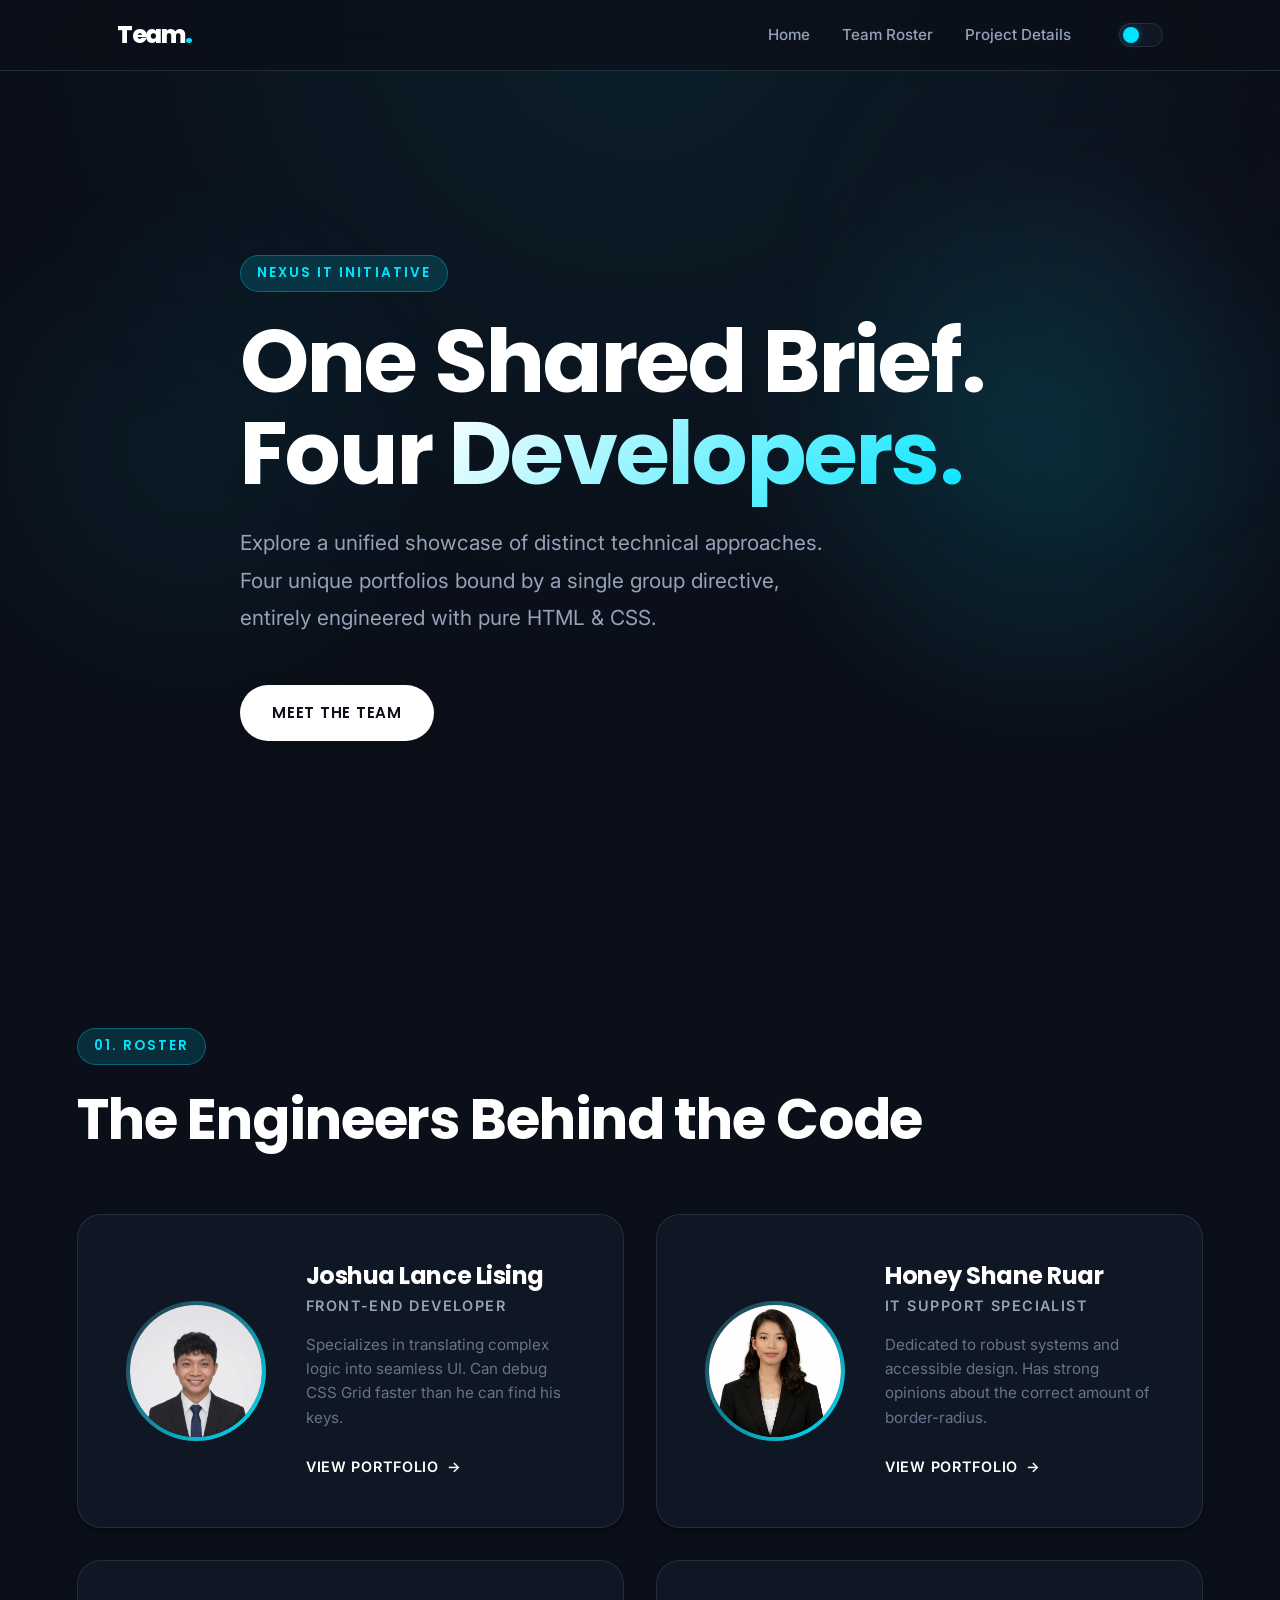
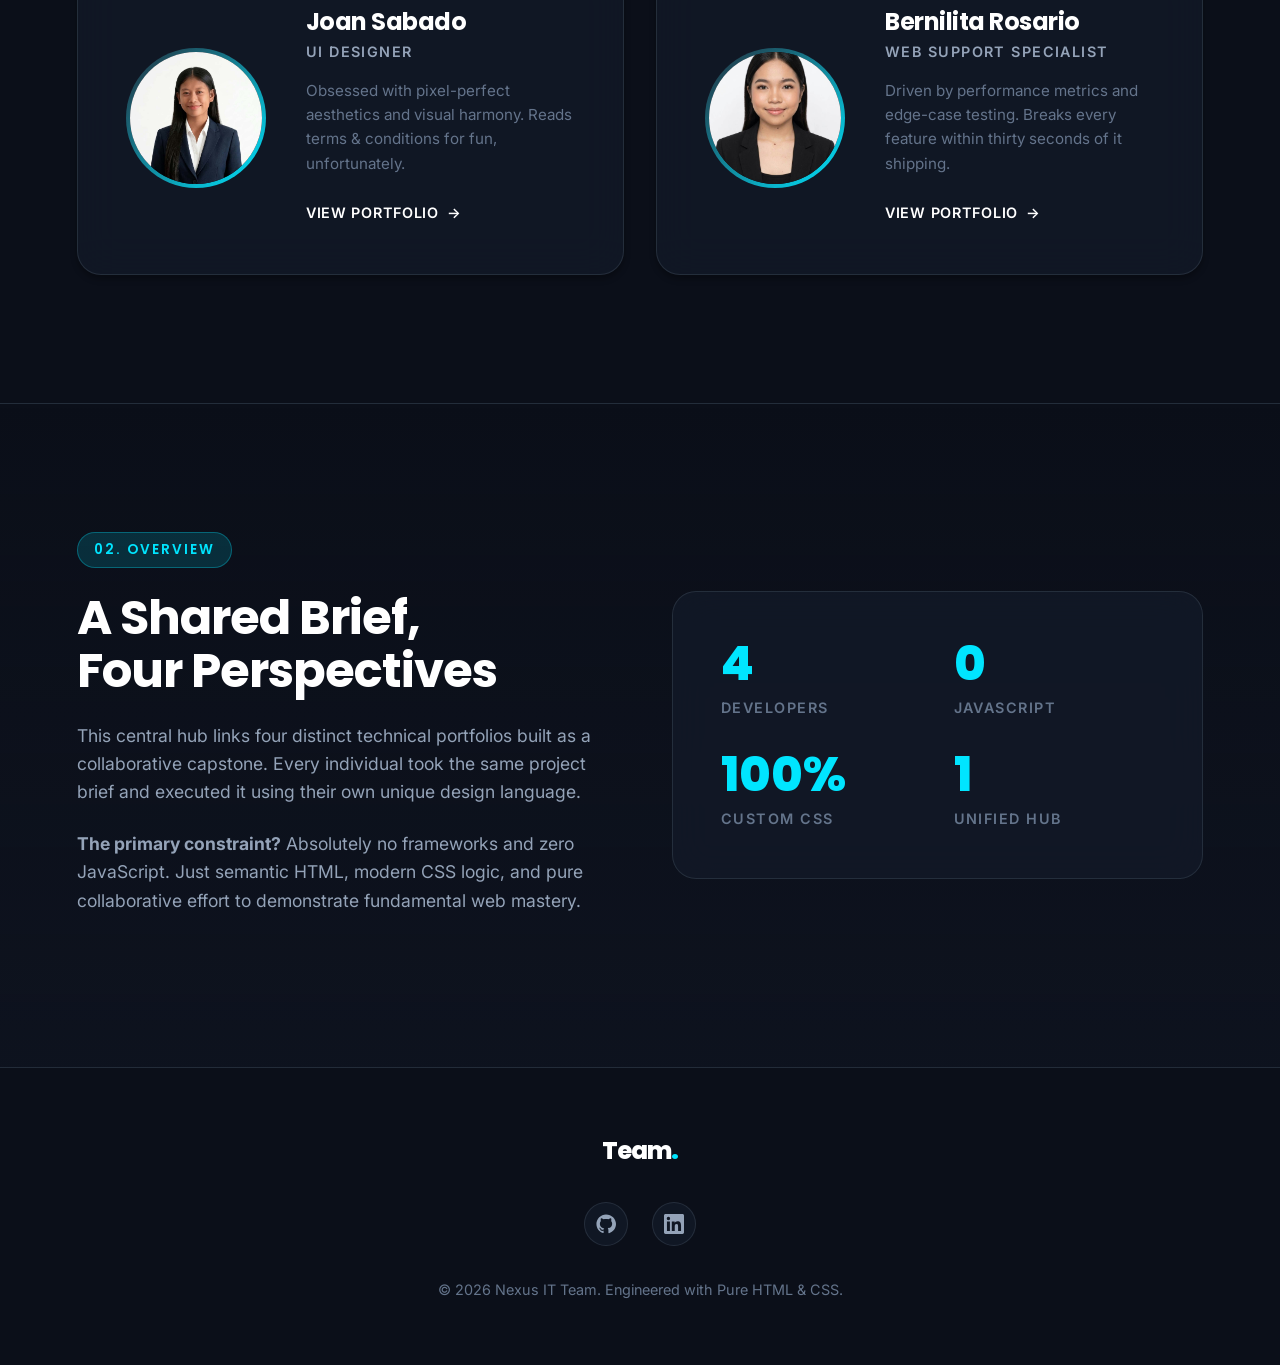
<file: index.html>
<!DOCTYPE html>
<html lang="en">
<head>
  <meta charset="UTF-8">
  <meta name="viewport" content="width=device-width, initial-scale=1.0">
  <title>Nexus IT — Group Project Hub</title>

  <!-- Typography -->
  <link rel="preconnect" href="https://fonts.googleapis.com">
  <link rel="preconnect" href="https://fonts.gstatic.com" crossorigin>
  <link href="https://fonts.googleapis.com/css2?family=Poppins:wght@500;600;700;800&family=Inter:wght@400;500;600&display=swap" rel="stylesheet">

  <!-- External Stylesheet -->
  <link rel="stylesheet" href="index.css">
</head>
<body>
  
  <div class="bg-texture" aria-hidden="true"></div>

  <!-- State Management (Pure CSS) -->
  <input type="checkbox" id="theme-toggle" class="theme-toggle-checkbox" aria-hidden="true">
  <input type="checkbox" id="nav-toggle" class="nav-toggle-checkbox" aria-hidden="true">

  <!-- Header & Navigation -->
  <header class="navbar">
    <div class="container navbar-inner">
      <a href="#home" class="logo">Team<span class="logo-dot">.</span></a>
      
      <div class="nav-wrapper">
        <nav class="nav-links" aria-label="Main navigation">
          <a href="#home">Home</a>
          <a href="#team">Team Roster</a>
          <a href="#about">Project Details</a>
        </nav>
        
        <label for="theme-toggle" class="theme-switch" aria-label="Toggle dark/light mode"></label>
      </div>

      <label for="nav-toggle" class="nav-toggle-label" aria-label="Toggle mobile menu">
        <span></span><span></span><span></span>
      </label>
    </div>
  </header>

  <main>
    <!-- Hero Section -->
    <section id="home" class="hero">
      <div class="hero-visual"></div>
      <div class="container hero-content">
        <span class="section-eyebrow">Nexus IT Initiative</span>
        <h1 class="hero-title">One Shared Brief.<br>Four <span class="gradient-text">Developers.</span></h1>
        <p class="hero-sub">
          Explore a unified showcase of distinct technical approaches. Four unique portfolios bound by a single group directive, entirely engineered with pure HTML & CSS.
        </p>
        <a href="#team" class="btn btn-primary">Meet The Team</a>
      </div>
    </section>

    <!-- Team Section -->
    <section id="team" class="team">
      <div class="container">
        <span class="section-eyebrow">01. Roster</span>
        <h2 class="section-title">The Engineers Behind the Code</h2>
        
        <div class="team-grid">
          
          <!-- Card 1 -->
          <a href="Lising.html" class="team-card">
            <div class="photo-container">
              <div class="photo-wrapper" data-initials="JL">
                <img src="Lising.jpeg" alt="Joshua Lance Lising" class="team-photo" loading="lazy" width="140" height="140" onerror="this.style.display='none'">
              </div>
            </div>
            <div class="team-info">
              <h3 class="team-name">Joshua Lance Lising</h3>
              <p class="team-role">Front-End Developer</p>
              <p class="team-desc">Specializes in translating complex logic into seamless UI. Can debug CSS Grid faster than he can find his keys.</p>
              <div class="view-link">View Portfolio <span>→</span></div>
            </div>
          </a>

          <!-- Card 2 -->
          <a href="Ruar.html" class="team-card">
            <div class="photo-container">
              <div class="photo-wrapper" data-initials="HR">
                <img src="ruar.jpg" alt="Honey Shane Ruar" class="team-photo" loading="lazy" width="140" height="140" onerror="this.style.display='none'">
              </div>
            </div>
            <div class="team-info">
              <h3 class="team-name">Honey Shane Ruar</h3>
              <p class="team-role">IT Support Specialist</p>
              <p class="team-desc">Dedicated to robust systems and accessible design. Has strong opinions about the correct amount of border-radius.</p>
              <div class="view-link">View Portfolio <span>→</span></div>
            </div>
          </a>

          <!-- Card 3 -->
          <a href="Sabado.html" class="team-card">
            <div class="photo-container">
              <div class="photo-wrapper" data-initials="JS">
                <img src="Sabado.jpg" alt="Joan Sabado" class="team-photo" loading="lazy" width="140" height="140" onerror="this.style.display='none'">
              </div>
            </div>
            <div class="team-info">
              <h3 class="team-name">Joan Sabado</h3>
              <p class="team-role">UI Designer</p>
              <p class="team-desc">Obsessed with pixel-perfect aesthetics and visual harmony. Reads terms & conditions for fun, unfortunately.</p>
              <div class="view-link">View Portfolio <span>→</span></div>
            </div>
          </a>

          <!-- Card 4 -->
          <a href="Rosario.html" class="team-card">
            <div class="photo-container">
              <div class="photo-wrapper" data-initials="BR">
                <img src="Rosario.jpg" alt="Bernilita Rosario" class="team-photo" loading="lazy" width="140" height="140" onerror="this.style.display='none'">
              </div>
            </div>
            <div class="team-info">
              <h3 class="team-name">Bernilita Rosario</h3>
              <p class="team-role">Web Support Specialist</p>
              <p class="team-desc">Driven by performance metrics and edge-case testing. Breaks every feature within thirty seconds of it shipping.</p>
              <div class="view-link">View Portfolio <span>→</span></div>
            </div>
          </a>

        </div>
      </div>
    </section>

    <!-- About Section -->
    <section id="about" class="about-project">
      <div class="container about-grid">
        <div class="about-content">
          <span class="section-eyebrow">02. Overview</span>
          <h2>A Shared Brief,<br>Four Perspectives</h2>
          <p>
            This central hub links four distinct technical portfolios built as a collaborative capstone. Every individual took the same project brief and executed it using their own unique design language.
          </p>
          <p>
            <strong>The primary constraint?</strong> Absolutely no frameworks and zero JavaScript. Just semantic HTML, modern CSS logic, and pure collaborative effort to demonstrate fundamental web mastery.
          </p>
        </div>
        
        <div class="about-stats">
          <div class="stat-item">
            <span class="stat-number">4</span>
            <span class="stat-label">Developers</span>
          </div>
          <div class="stat-item">
            <span class="stat-number">0</span>
            <span class="stat-label">JavaScript</span>
          </div>
          <div class="stat-item">
            <span class="stat-number">100%</span>
            <span class="stat-label">Custom CSS</span>
          </div>
          <div class="stat-item">
            <span class="stat-number">1</span>
            <span class="stat-label">Unified Hub</span>
          </div>
        </div>
      </div>
    </section>
  </main>

  <!-- Footer -->
  <footer class="footer">
    <div class="container footer-inner">
      <a href="#home" class="logo">Team<span class="logo-dot">.</span></a>
      
      <div class="social-links">
        <a href="https://github.com" class="social-icon" aria-label="GitHub Target">
          <svg viewBox="0 0 24 24" width="20" height="20" fill="currentColor">
            <path d="M12 .5C5.73.5.5 5.73.5 12c0 5.08 3.29 9.39 7.86 10.91.57.1.78-.25.78-.55v-2.16c-3.2.7-3.88-1.36-3.88-1.36-.52-1.34-1.28-1.7-1.28-1.7-1.04-.72.08-.7.08-.7 1.15.08 1.76 1.19 1.76 1.19 1.03 1.76 2.69 1.25 3.35.95.1-.75.4-1.25.73-1.53-2.55-.29-5.24-1.28-5.24-5.7 0-1.26.45-2.29 1.19-3.1-.12-.29-.52-1.46.11-3.05 0 0 .97-.31 3.18 1.18.92-.26 1.9-.39 2.88-.39.98 0 1.96.13 2.88.39 2.2-1.49 3.17-1.18 3.17-1.18.63 1.59.23 2.76.11 3.05.74.81 1.19 1.84 1.19 3.1 0 4.43-2.7 5.4-5.27 5.69.41.36.78 1.08.78 2.17v3.22c0 .3.21.66.79.55C20.71 21.39 24 17.08 24 12c0-6.27-5.23-11.5-12-11.5z"/>
          </svg>
        </a>
        <a href="https://linkedin.com" class="social-icon" aria-label="LinkedIn Target">
          <svg viewBox="0 0 24 24" width="20" height="20" fill="currentColor">
            <path d="M20.45 20.45h-3.55v-5.57c0-1.33-.02-3.03-1.85-3.03-1.85 0-2.14 1.45-2.14 2.94v5.66H9.36V9h3.41v1.56h.05c.47-.9 1.63-1.85 3.36-1.85 3.6 0 4.27 2.37 4.27 5.45v6.29zM5.34 7.43a2.06 2.06 0 1 1 0-4.12 2.06 2.06 0 0 1 0 4.12zM7.11 20.45H3.56V9h3.55v11.45zM22.22 0H1.77C.79 0 0 .77 0 1.73v20.54C0 23.23.79 24 1.77 24h20.45c.98 0 1.78-.77 1.78-1.73V1.73C24 .77 23.2 0 22.22 0z"/>
          </svg>
        </a>
      </div>

      <p class="footer-copy">© 2026 Nexus IT Team. Engineered with Pure HTML & CSS.</p>
    </div>
  </footer>

</body>
</html>
</file>
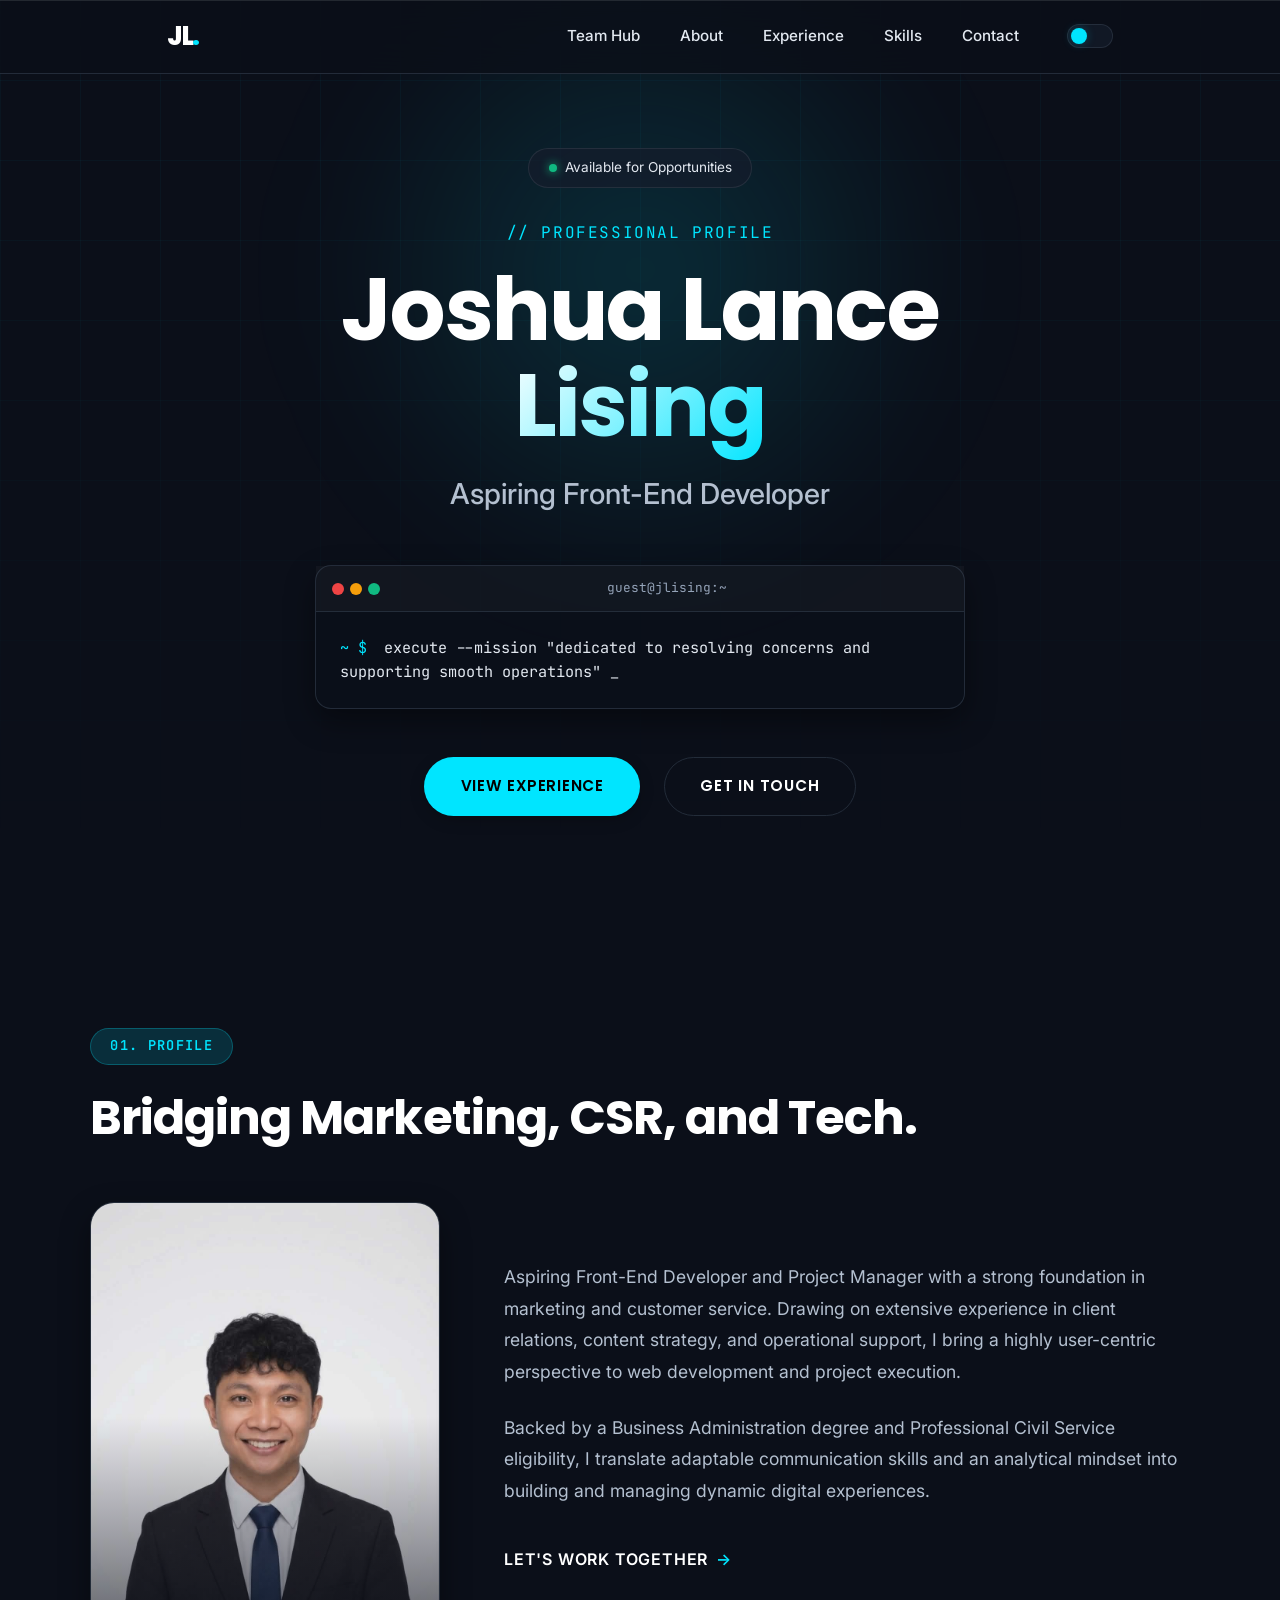
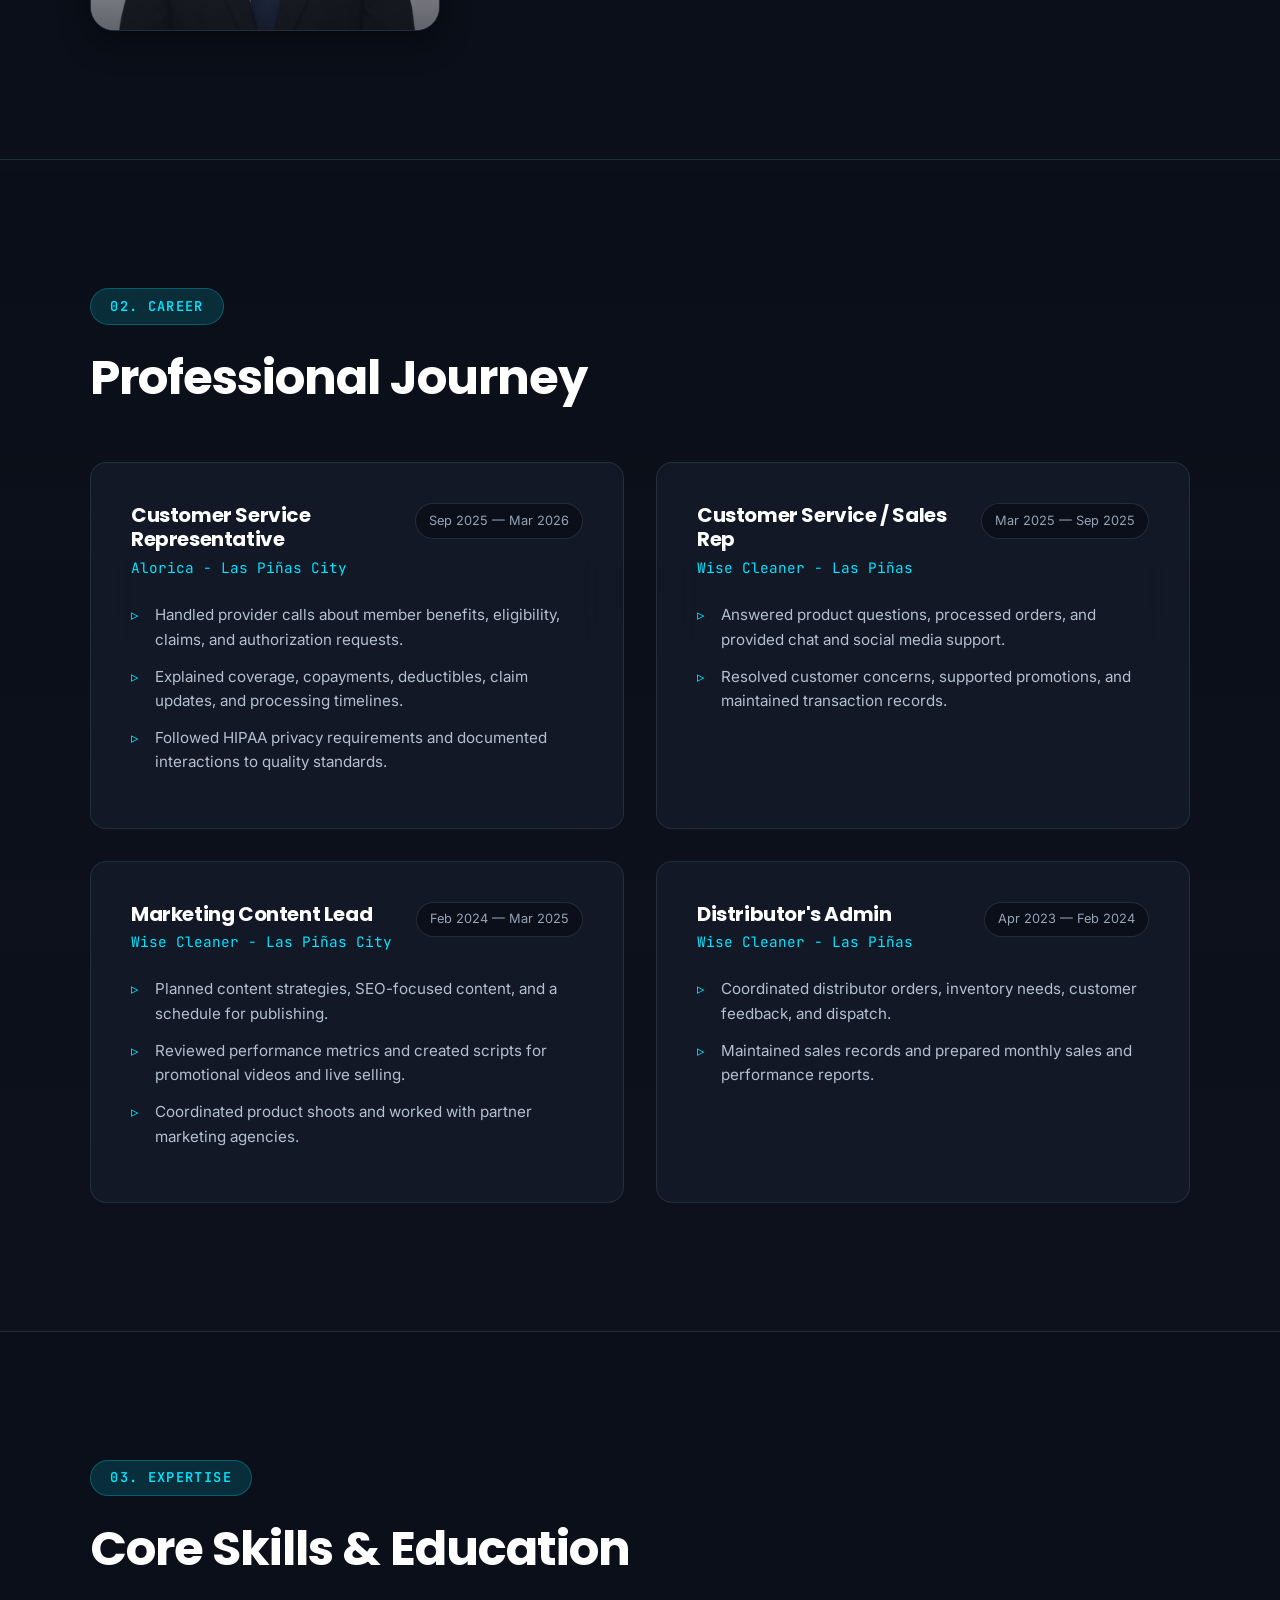
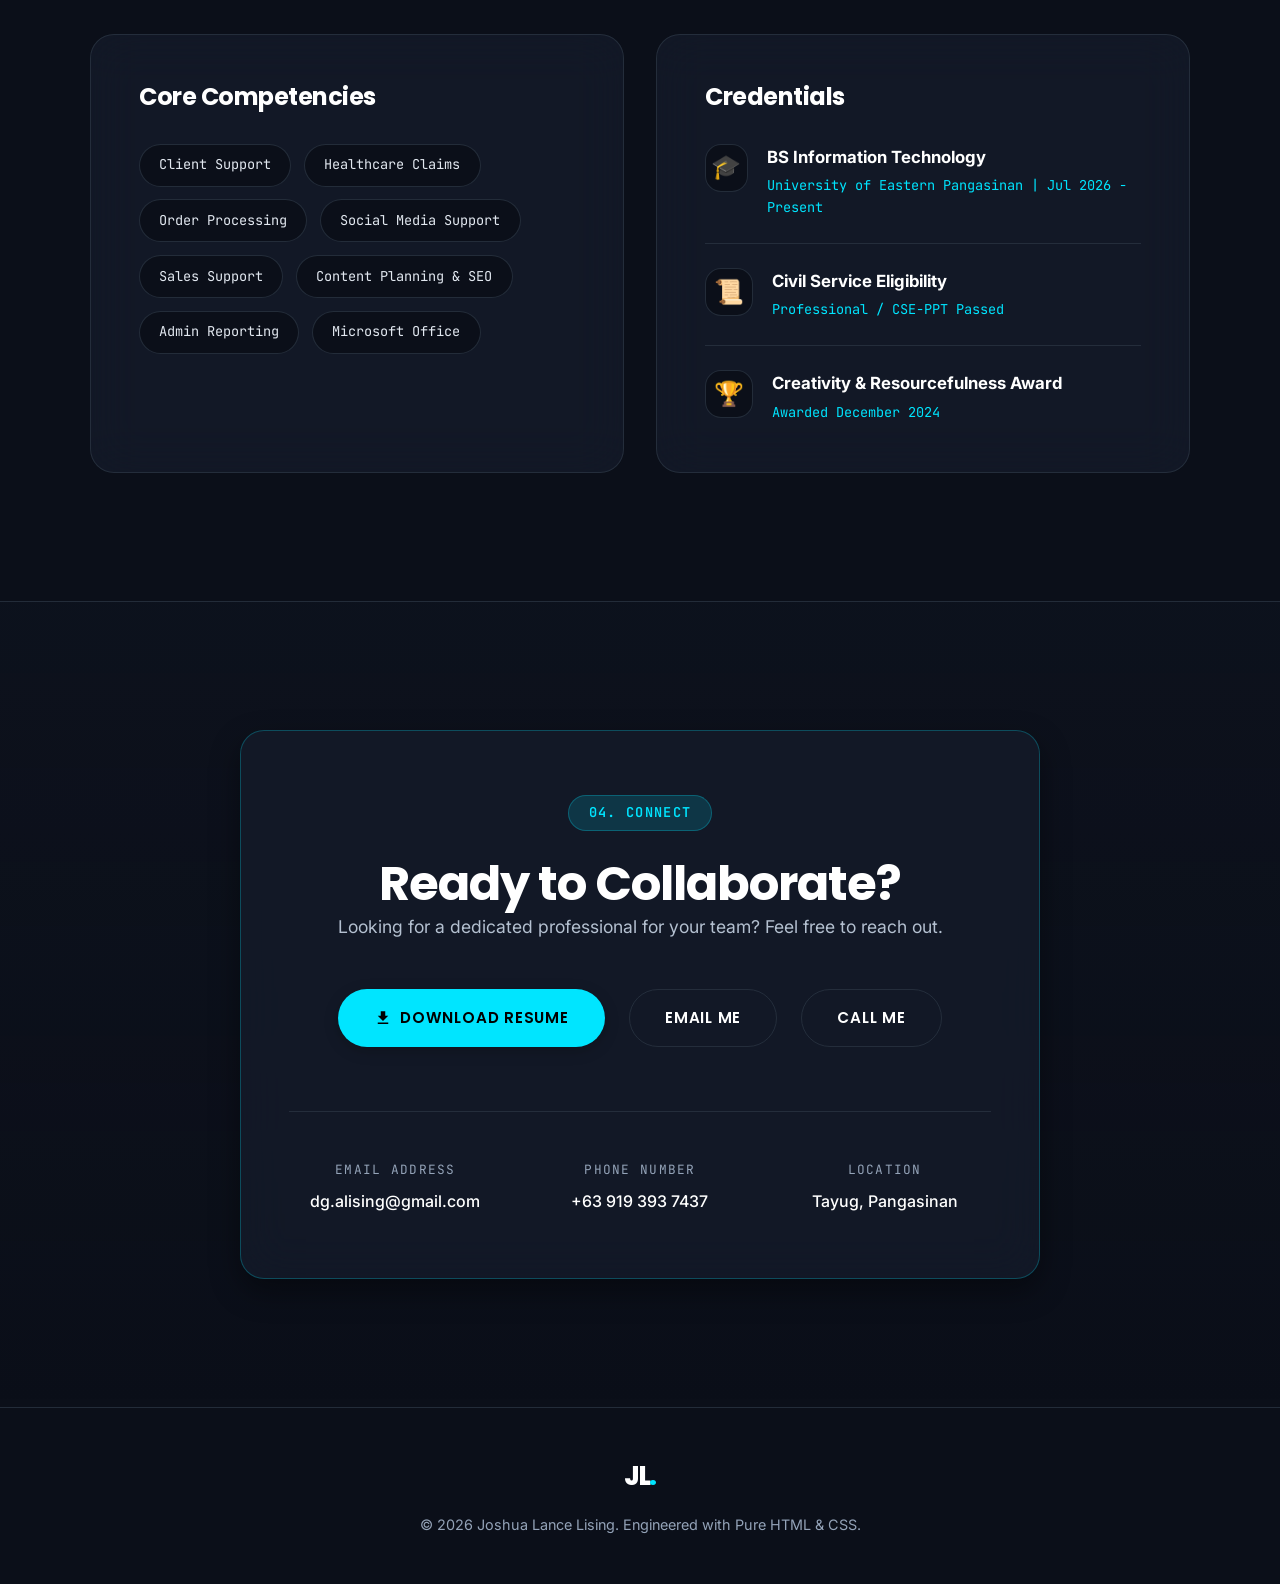
<file: Lising.html>
<!DOCTYPE html>
<html lang="en">
<head>
  <meta charset="UTF-8">
  <meta name="viewport" content="width=device-width, initial-scale=1.0">
  <meta name="theme-color" content="#0B0F19">

  <title>Joshua Lance Lising — Aspiring Front-End Developer</title>
  <meta name="description" content="Professional portfolio of Joshua Lance Lising, highlighting his work experience, skills, education, and contact information.">

  <!-- Typography -->
  <link rel="preconnect" href="https://fonts.googleapis.com">
  <link rel="preconnect" href="https://fonts.gstatic.com" crossorigin>
  <link href="https://fonts.googleapis.com/css2?family=Poppins:wght@500;600;700;800&family=Inter:wght@400;500;600&family=JetBrains+Mono:wght@400;500&display=swap" rel="stylesheet">

  <!-- External Stylesheet -->
  <link rel="stylesheet" href="All.css">
</head>
<body>
  
  <!-- Ambient Grid Background -->
  <div class="bg-grid" aria-hidden="true"></div>

  <!-- Pure CSS State Management -->
  <input type="checkbox" id="theme-toggle" class="theme-toggle-checkbox" aria-hidden="true">
  <input type="checkbox" id="nav-toggle" class="nav-toggle-checkbox" aria-hidden="true">

  <!-- Intro Screen Animation -->
  <div class="intro-screen" aria-hidden="true">
    <div class="intro-content">
      <p class="intro-eyebrow">// SYSTEM INITIATION</p>
      <h1 class="intro-title">Joshua Lance <span class="gradient-text">Lising</span></h1>
      <div class="intro-loader"></div>
    </div>
  </div>

  <!-- Header & Navigation -->
  <header class="navbar">
    <div class="container navbar-inner">
      <a href="#home" class="logo" aria-label="Joshua Lance Lising, home">
        JL<span class="logo-dot">.</span>
      </a>

      <div class="nav-wrapper">
        <nav class="nav-links" aria-label="Primary navigation">
          <a href="index.html">Team Hub</a>
          <a href="#about">About</a>
          <a href="#experience">Experience</a>
          <a href="#skills">Skills</a>
          <a href="#contact">Contact</a>
        </nav>
        
        <label for="theme-toggle" class="theme-switch" aria-label="Toggle dark/light mode"></label>
      </div>

      <label for="nav-toggle" class="nav-toggle-label" aria-label="Toggle navigation menu">
        <span></span><span></span><span></span>
      </label>
    </div>
  </header>

  <main id="main-content">
    
    <!-- Hero Section -->
    <section id="home" class="hero">
      <div class="hero-glow"></div>
      <div class="container hero-content">
        <div class="hero-badge">
          <span class="pulse-dot"></span> Available for Opportunities
        </div>
        
        <p class="hero-eyebrow">// PROFESSIONAL PROFILE</p>
        <h1 class="hero-name">Joshua Lance <span class="gradient-text">Lising</span></h1>
        <p class="hero-role">Aspiring Front-End Developer</p>

        <div class="terminal-window">
          <div class="terminal-header">
            <span class="dot red"></span><span class="dot yellow"></span><span class="dot green"></span>
            <span class="terminal-title">guest@jlising:~</span>
          </div>
          <div class="terminal-body">
            <p class="hero-terminal">
              <span class="terminal-prompt">~ $</span> execute --mission "dedicated to resolving concerns and supporting smooth operations"
              <span class="cursor-blink" aria-hidden="true">_</span>
            </p>
          </div>
        </div>

        <div class="hero-cta-group">
          <a href="#experience" class="btn btn-primary">View Experience</a>
          <a href="#contact" class="btn btn-outline">Get In Touch</a>
        </div>
      </div>
    </section>

    <!-- About Section -->
    <section id="about" class="about">
      <div class="container">
        <div class="section-header">
          <span class="section-label-tag">01. PROFILE</span>
          <h2 class="section-heading">Bridging Marketing, CSR, and Tech.</h2>
        </div>

        <div class="about-grid">
          <div class="profile-card">
            <div class="profile-frame" data-initials="JL">
              <img src="Lising.jpeg" alt="Joshua Lance Lising" class="profile-img" loading="lazy" width="350" height="350" onerror="this.style.display='none'">
            </div>
          </div>

          <div class="about-text">
            <p>
              Aspiring Front-End Developer and Project Manager with a strong
              foundation in marketing and customer service. Drawing on extensive
              experience in client relations, content strategy, and operational
              support, I bring a highly user-centric perspective to web development
              and project execution.
            </p>
            <p>
              Backed by a Business Administration degree and Professional Civil
              Service eligibility, I translate adaptable communication skills and
              an analytical mindset into building and managing dynamic digital
              experiences.
            </p>
            <a href="#contact" class="link-arrow">Let's work together <span>→</span></a>
          </div>
        </div>
      </div>
    </section>

    <!-- Experience Section -->
    <section id="experience" class="experience">
      <div class="container">
        <div class="section-header">
          <span class="section-label-tag">02. CAREER</span>
          <h2 class="section-heading">Professional Journey</h2>
        </div>

        <div class="experience-timeline">
          
          <article class="exp-card">
            <div class="exp-header">
              <div class="exp-title-group">
                <h3>Customer Service Representative</h3>
                <p class="exp-company">Alorica - Las Piñas City</p>
              </div>
              <span class="exp-date">Sep 2025 — Mar 2026</span>
            </div>
            <ul class="exp-list">
              <li>Handled provider calls about member benefits, eligibility, claims, and authorization requests.</li>
              <li>Explained coverage, copayments, deductibles, claim updates, and processing timelines.</li>
              <li>Followed HIPAA privacy requirements and documented interactions to quality standards.</li>
            </ul>
          </article>

          <article class="exp-card">
            <div class="exp-header">
              <div class="exp-title-group">
                <h3>Customer Service / Sales Rep</h3>
                <p class="exp-company">Wise Cleaner - Las Piñas</p>
              </div>
              <span class="exp-date">Mar 2025 — Sep 2025</span>
            </div>
            <ul class="exp-list">
              <li>Answered product questions, processed orders, and provided chat and social media support.</li>
              <li>Resolved customer concerns, supported promotions, and maintained transaction records.</li>
            </ul>
          </article>

          <article class="exp-card">
            <div class="exp-header">
              <div class="exp-title-group">
                <h3>Marketing Content Lead</h3>
                <p class="exp-company">Wise Cleaner - Las Piñas City</p>
              </div>
              <span class="exp-date">Feb 2024 — Mar 2025</span>
            </div>
            <ul class="exp-list">
              <li>Planned content strategies, SEO-focused content, and a schedule for publishing.</li>
              <li>Reviewed performance metrics and created scripts for promotional videos and live selling.</li>
              <li>Coordinated product shoots and worked with partner marketing agencies.</li>
            </ul>
          </article>

          <article class="exp-card">
            <div class="exp-header">
              <div class="exp-title-group">
                <h3>Distributor's Admin</h3>
                <p class="exp-company">Wise Cleaner - Las Piñas</p>
              </div>
              <span class="exp-date">Apr 2023 — Feb 2024</span>
            </div>
            <ul class="exp-list">
              <li>Coordinated distributor orders, inventory needs, customer feedback, and dispatch.</li>
              <li>Maintained sales records and prepared monthly sales and performance reports.</li>
            </ul>
          </article>

        </div>
      </div>
    </section>

    <!-- Skills Section -->
    <section id="skills" class="skills">
      <div class="container">
        <div class="section-header">
          <span class="section-label-tag">03. EXPERTISE</span>
          <h2 class="section-heading">Core Skills & Education</h2>
        </div>

        <div class="skills-grid">
          
          <div class="bento-box skill-category">
            <h3 class="bento-title">Core Competencies</h3>
            <div class="tools-row">
              <span class="tool-chip">Client Support</span>
              <span class="tool-chip">Healthcare Claims</span>
              <span class="tool-chip">Order Processing</span>
              <span class="tool-chip">Social Media Support</span>
              <span class="tool-chip">Sales Support</span>
              <span class="tool-chip">Content Planning & SEO</span>
              <span class="tool-chip">Admin Reporting</span>
              <span class="tool-chip">Microsoft Office</span>
            </div>
          </div>

          <div class="bento-box education-block">
            <h3 class="bento-title">Credentials</h3>
            
            <div class="edu-item">
              <div class="edu-icon">🎓</div>
              <div class="edu-details">
                <strong>BS Information Technology</strong>
                <span>University of Eastern Pangasinan | Jul 2026 - Present</span>
              </div>
            </div>

            <div class="edu-item">
              <div class="edu-icon">📜</div>
              <div class="edu-details">
                <strong>Civil Service Eligibility</strong>
                <span>Professional / CSE-PPT Passed</span>
              </div>
            </div>

            <div class="edu-item">
              <div class="edu-icon">🏆</div>
              <div class="edu-details">
                <strong>Creativity & Resourcefulness Award</strong>
                <span>Awarded December 2024</span>
              </div>
            </div>
          </div>

        </div>
      </div>
    </section>

    <!-- Contact Section -->
    <section id="contact" class="contact">
      <div class="container">
        <div class="contact-inner">
          <span class="section-label-tag centered">04. CONNECT</span>
          <h2 class="section-heading">Ready to Collaborate?</h2>
          <p class="contact-sub">
            Looking for a dedicated professional for your team? Feel free to reach out.
          </p>

          <div class="contact-buttons">
            <a href="Joshua_Lance_Lising_Updated.pdf" download class="btn btn-primary">
              <svg viewBox="0 0 24 24" width="18" height="18" fill="currentColor" style="margin-right:8px;"><path d="M19 9h-4V3H9v6H5l7 7 7-7zM5 18v2h14v-2H5z"/></svg>
              Download Resume
            </a>
            <a href="mailto:dg.alising@gmail.com" class="btn btn-outline">Email Me</a>
            <a href="tel:+639193937437" class="btn btn-outline">Call Me</a>
          </div>

          <div class="contact-grid">
            <div class="contact-item">
              <span class="contact-label">Email Address</span>
              <a href="mailto:dg.alising@gmail.com" class="contact-link">dg.alising@gmail.com</a>
            </div>
            <div class="contact-item">
              <span class="contact-label">Phone Number</span>
              <a href="tel:+639193937437" class="contact-link">+63 919 393 7437</a>
            </div>
            <div class="contact-item">
              <span class="contact-label">Location</span>
              <span class="contact-link">Tayug, Pangasinan</span>
            </div>
          </div>
        </div>
      </div>
    </section>
  </main>

  <footer class="footer">
    <div class="container footer-inner">
      <a href="#home" class="logo" aria-label="Back to top">
        JL<span class="logo-dot">.</span>
      </a>
      <p class="footer-copy">© 2026 Joshua Lance Lising. Engineered with Pure HTML & CSS.</p>
    </div>
  </footer>

</body>
</html>
</file>
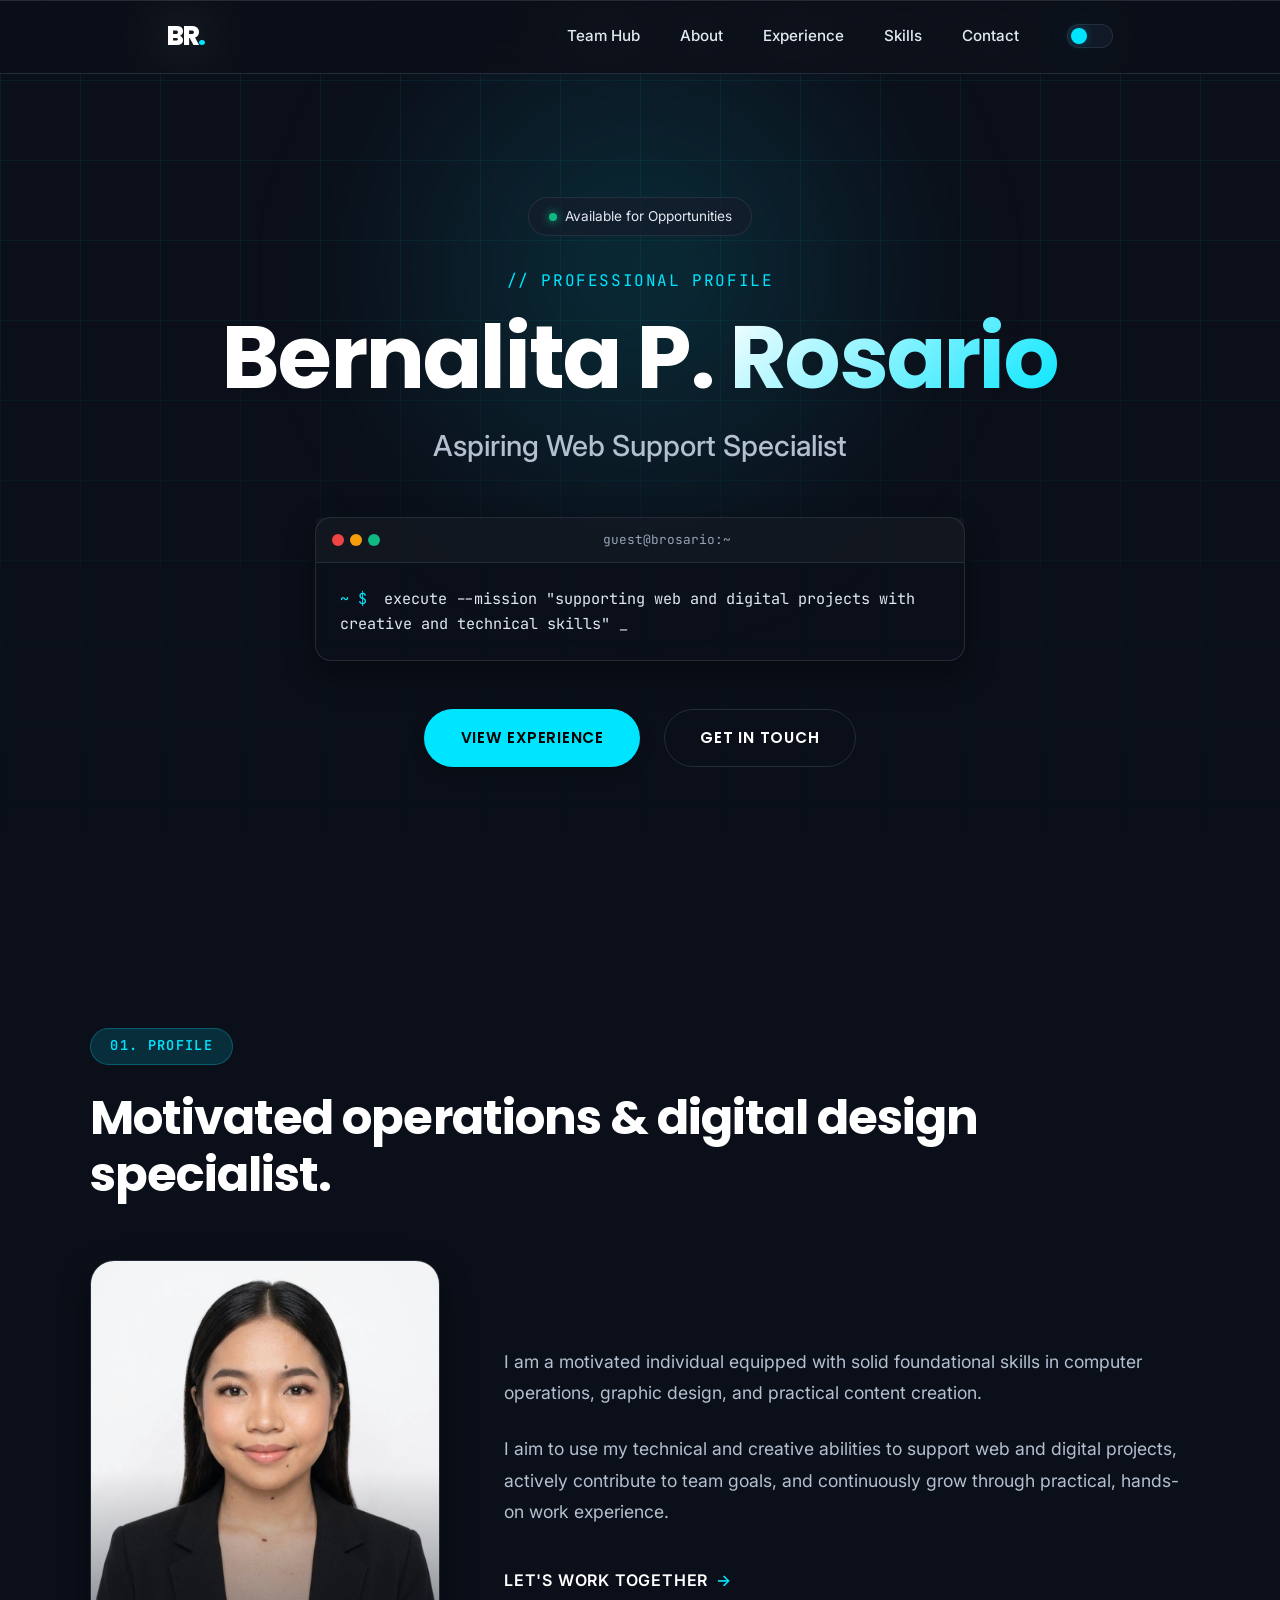
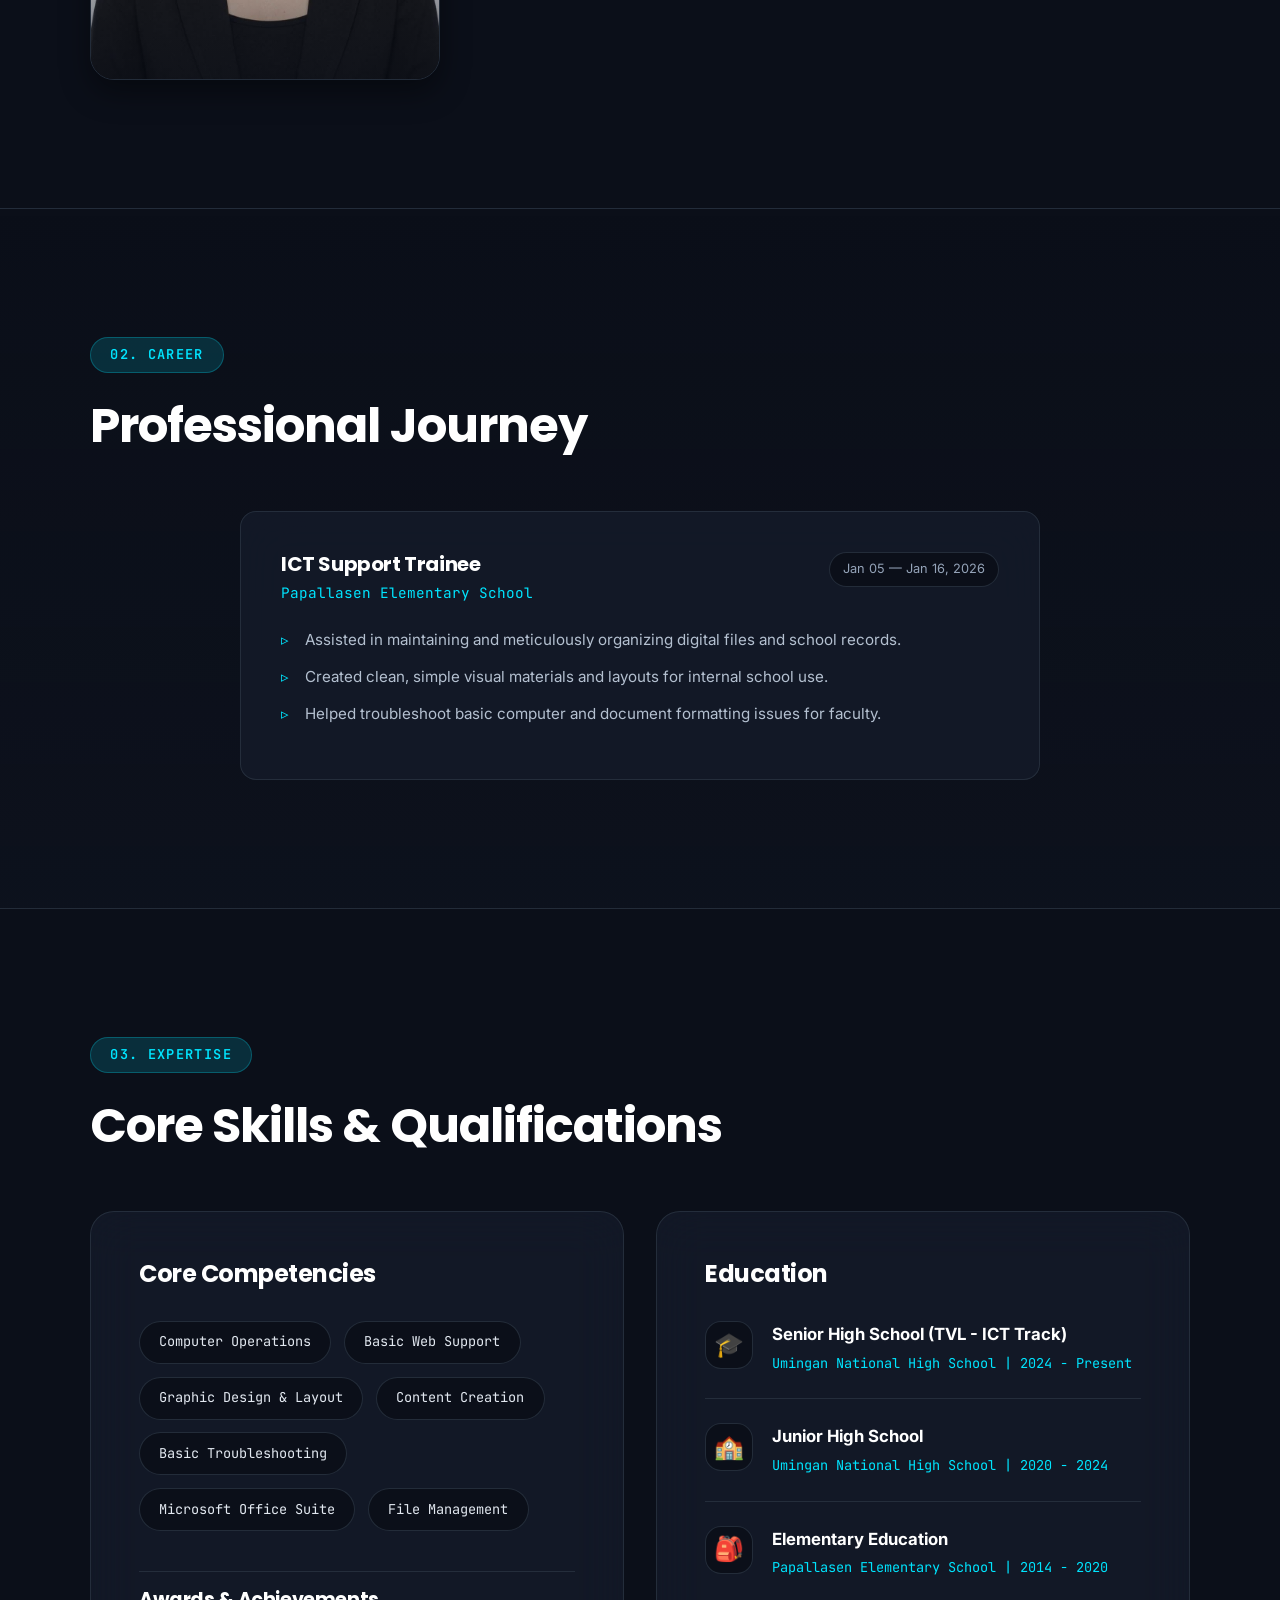
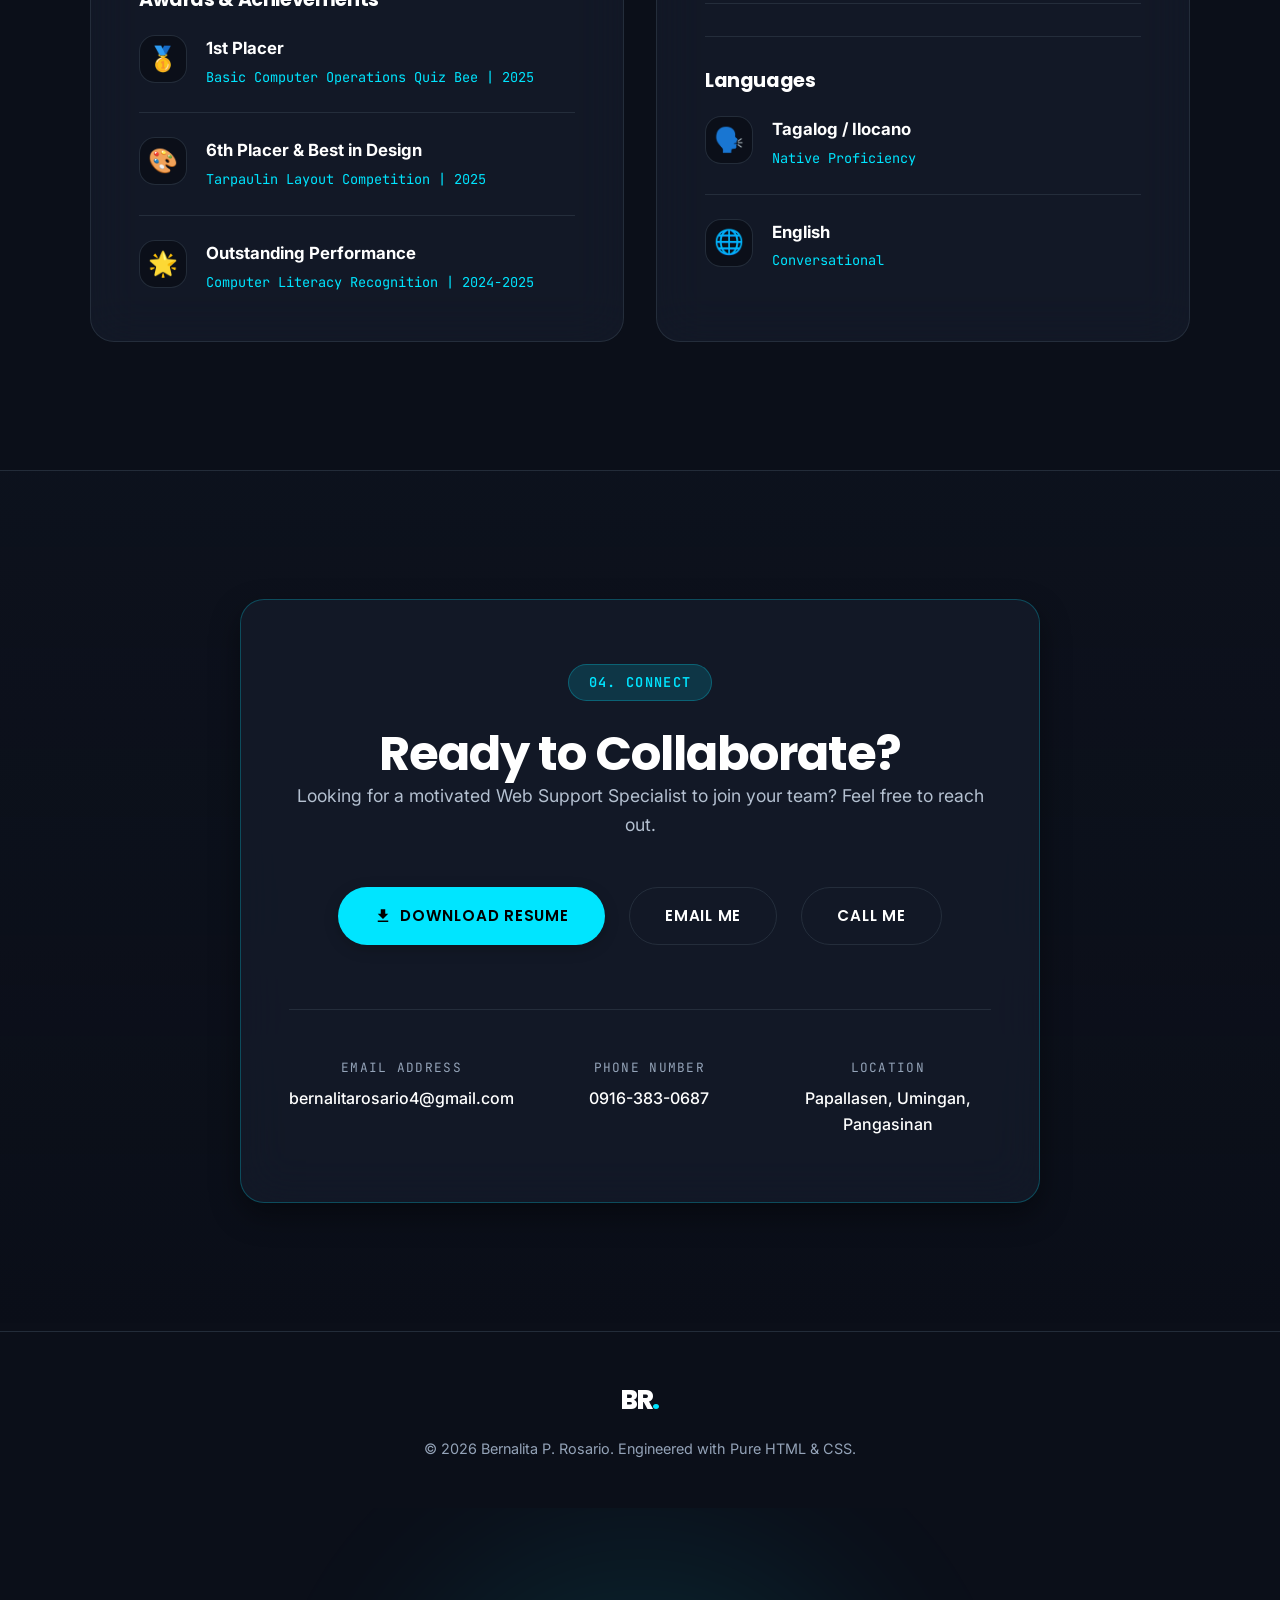
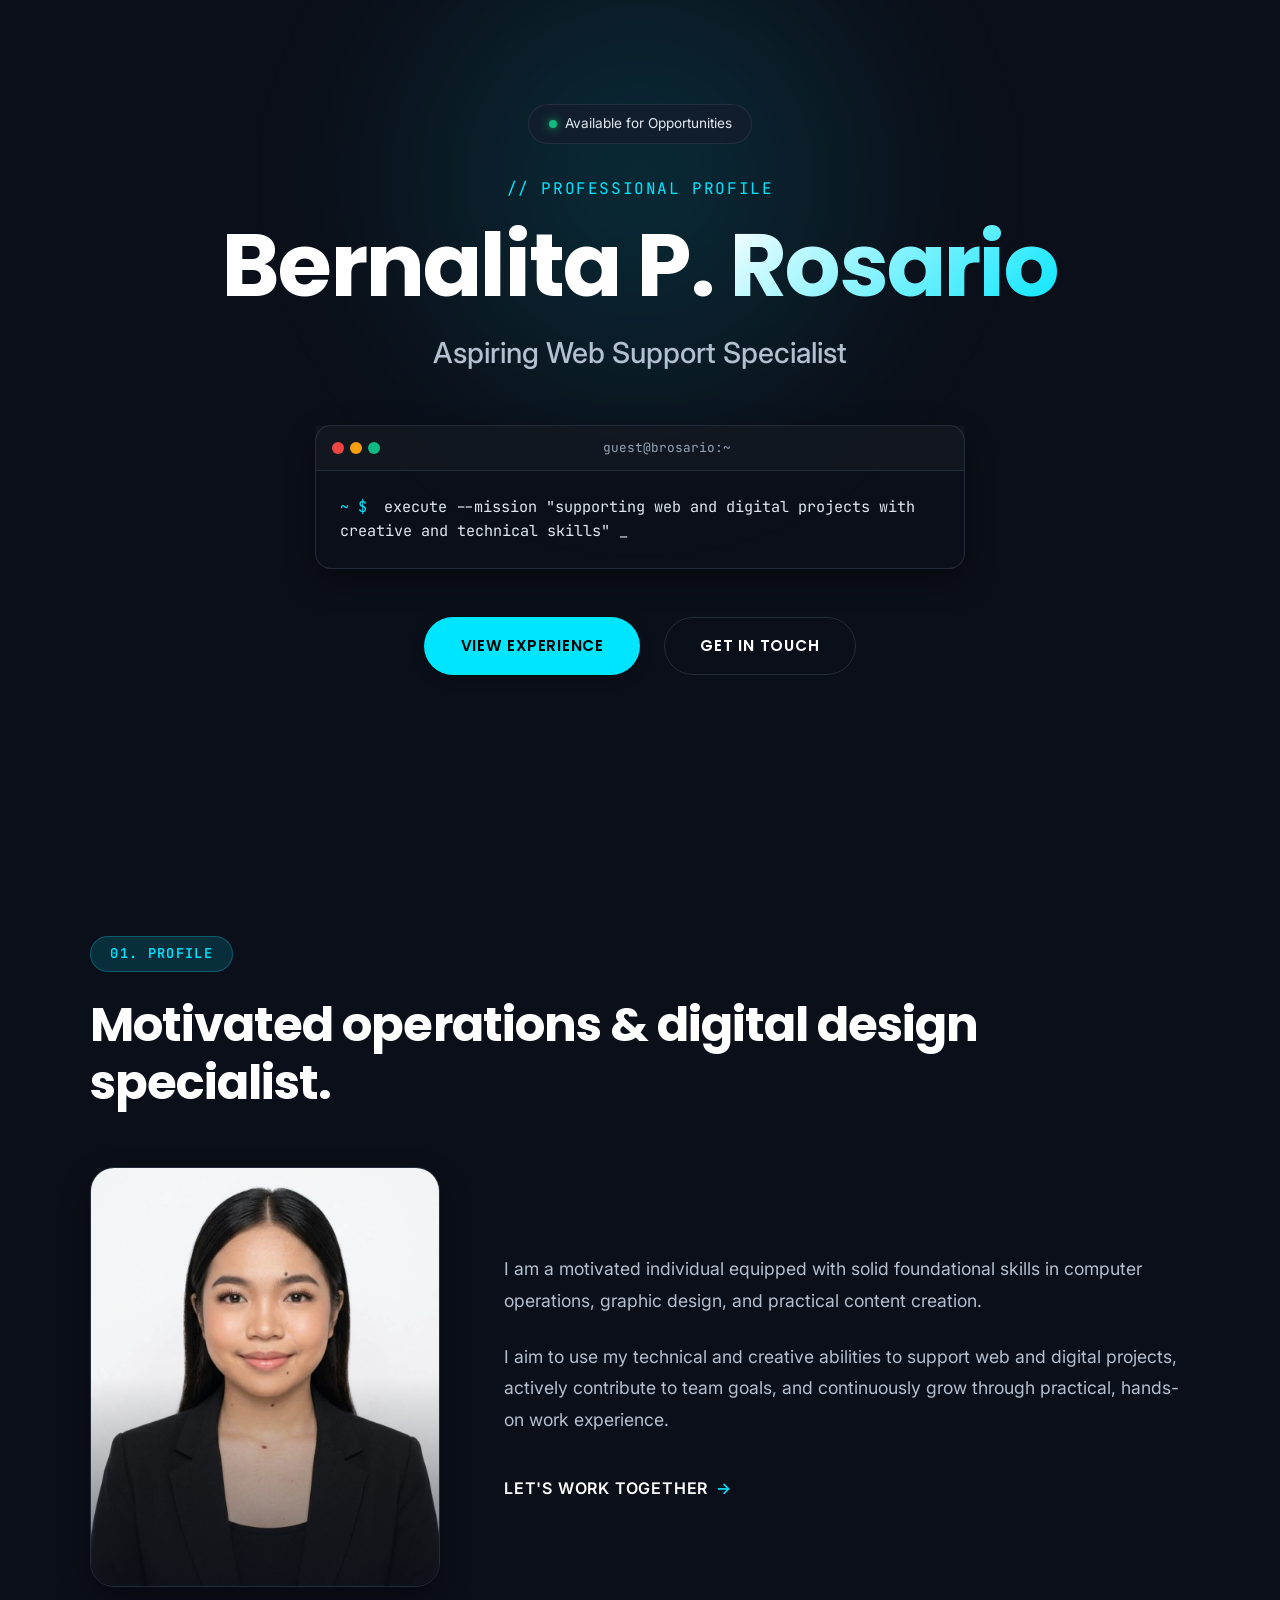
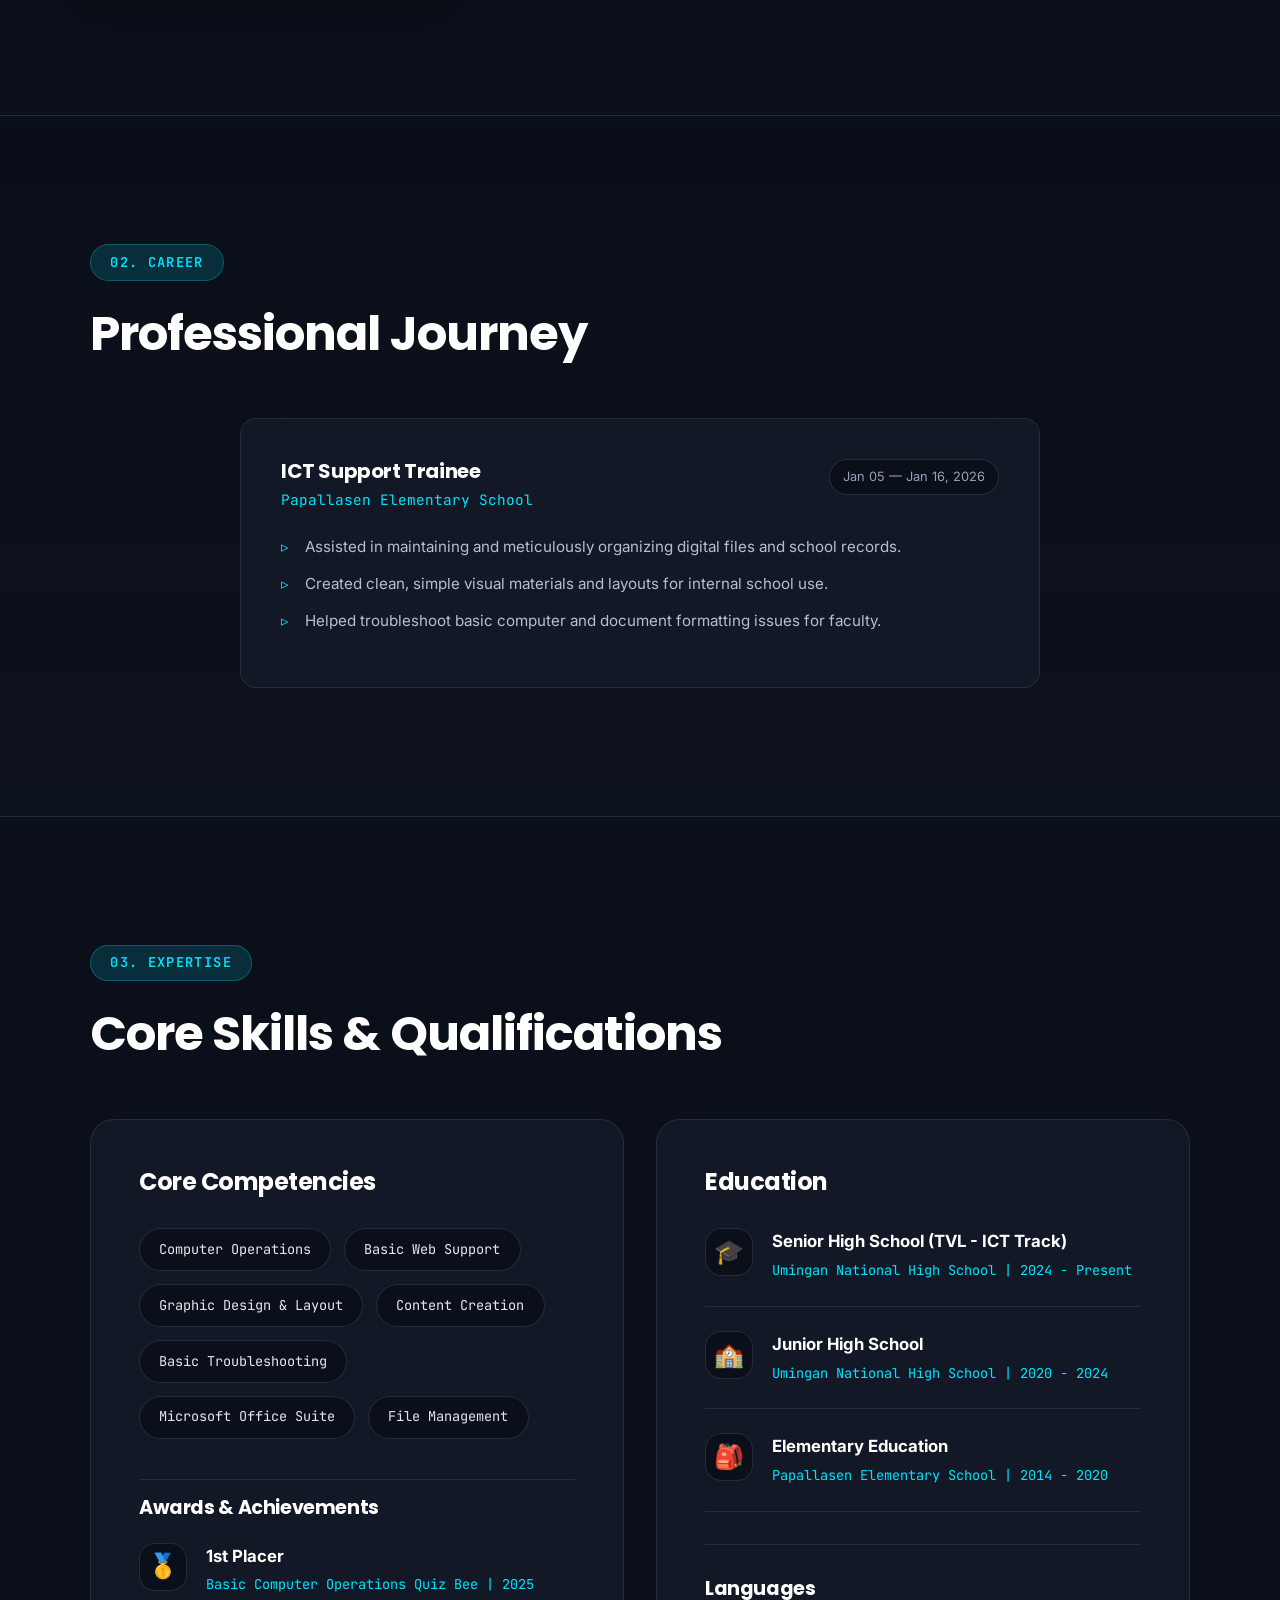
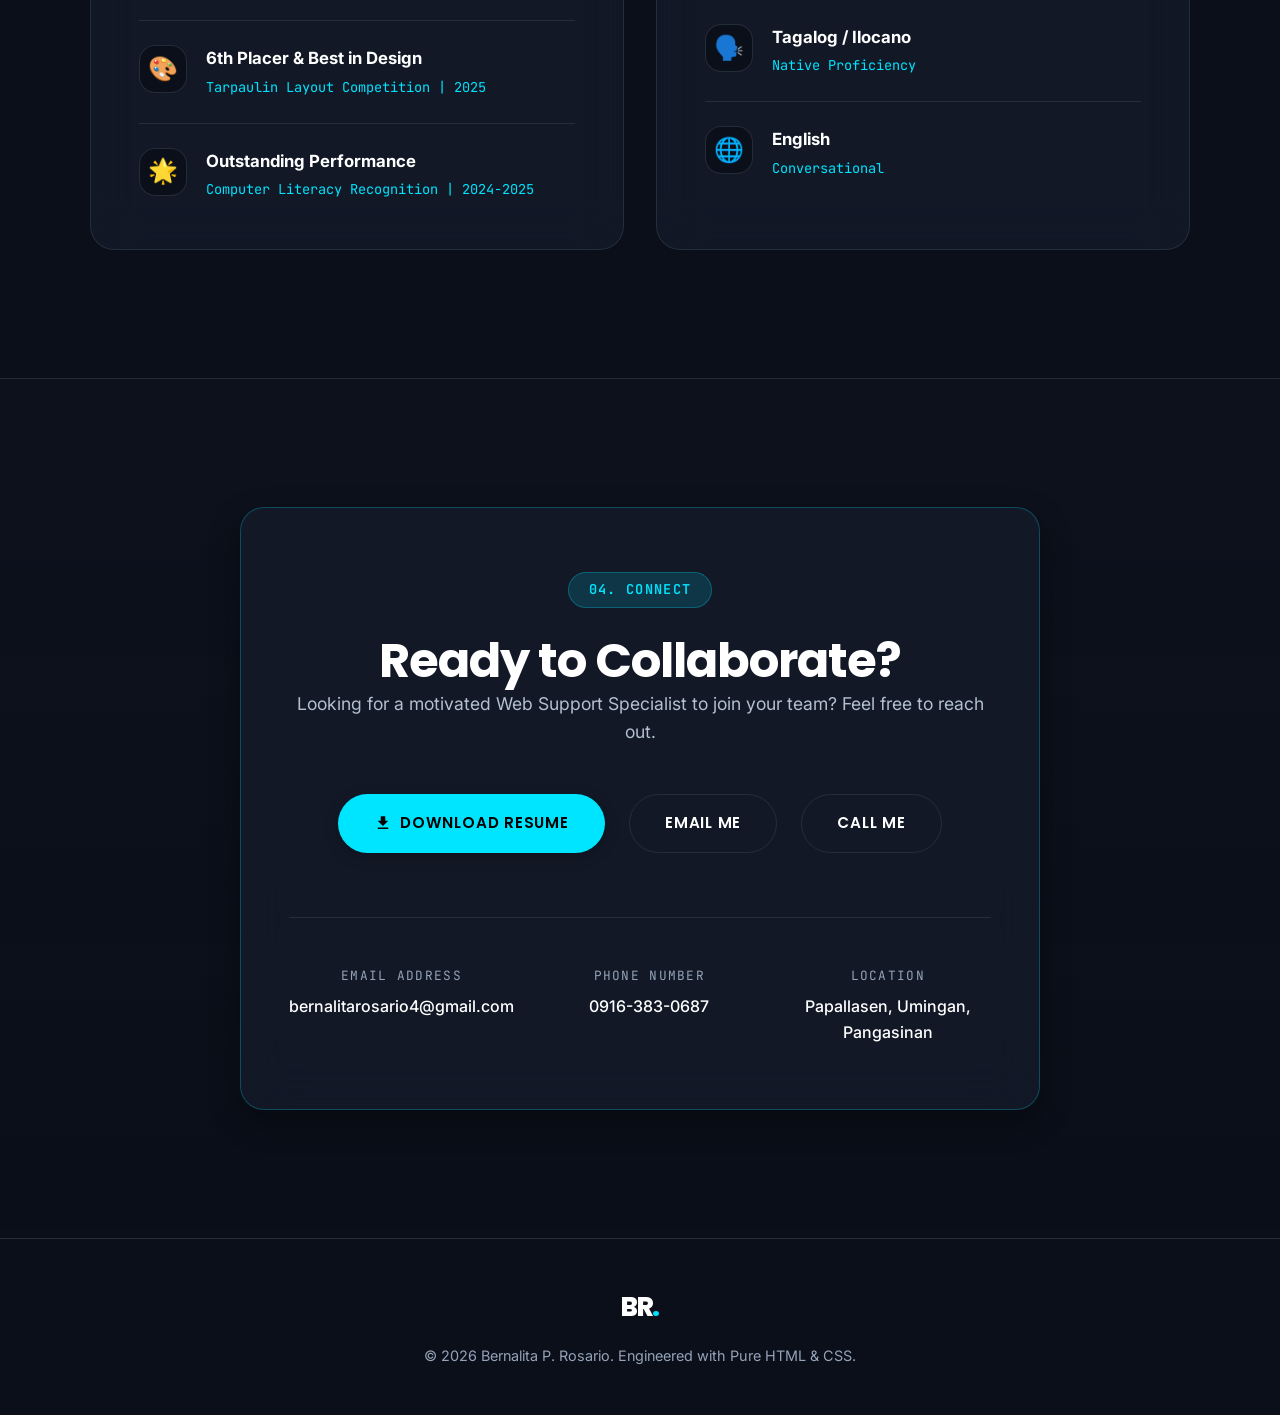
<file: Rosario.html>
<!DOCTYPE html>
<html lang="en">
<head>
  <meta charset="UTF-8">
  <meta name="viewport" content="width=device-width, initial-scale=1.0">
  <meta name="theme-color" content="#0B0F19">

  <title>Bernalita P. Rosario — Aspiring Web Support Specialist</title>
  <meta name="description" content="Professional portfolio of Bernalita P. Rosario, highlighting her web support skills, graphic design experience, education, and contact information.">

  <!-- Typography -->
  <link rel="preconnect" href="https://fonts.googleapis.com">
  <link rel="preconnect" href="https://fonts.gstatic.com" crossorigin>
  <link href="https://fonts.googleapis.com/css2?family=Poppins:wght@500;600;700;800&family=Inter:wght@400;500;600&family=JetBrains+Mono:wght@400;500&display=swap" rel="stylesheet">

  <!-- External Stylesheet -->
  <link rel="stylesheet" href="All.css">
</head>
<body>
  
  <!-- Ambient Grid Background -->
  <div class="bg-grid" aria-hidden="true"></div>

  <!-- Pure CSS State Management -->
  <input type="checkbox" id="theme-toggle" class="theme-toggle-checkbox" aria-hidden="true">
  <input type="checkbox" id="nav-toggle" class="nav-toggle-checkbox" aria-hidden="true">

  <!-- Intro Screen Animation -->
  <div class="intro-screen" aria-hidden="true">
    <div class="intro-content">
      <p class="intro-eyebrow">// SYSTEM INITIATION</p>
      <h1 class="intro-title">Bernalita P. <span class="gradient-text">Rosario</span></h1>
      <div class="intro-loader"></div>
    </div>
  </div>

  <!-- Header & Navigation -->
  <header class="navbar">
    <div class="container navbar-inner">
      <a href="#home" class="logo" aria-label="Bernalita P. Rosario, home">
        BR<span class="logo-dot">.</span>
      </a>

      <div class="nav-wrapper">
        <nav class="nav-links" aria-label="Primary navigation">
          <a href="index.html">Team Hub</a>
          <a href="#about">About</a>
          <a href="#experience">Experience</a>
          <a href="#skills">Skills</a>
          <a href="#contact">Contact</a>
        </nav>
        
        <label for="theme-toggle" class="theme-switch" aria-label="Toggle dark/light mode"></label>
      </div>

      <label for="nav-toggle" class="nav-toggle-label" aria-label="Toggle navigation menu">
        <span></span><span></span><span></span>
      </label>
    </div>
  </header>

  <main id="main-content">
    
    <!-- Hero Section -->
    <section id="home" class="hero">
      <div class="hero-glow"></div>
      <div class="container hero-content">
        <div class="hero-badge">
          <span class="pulse-dot"></span> Available for Opportunities
        </div>
        
        <p class="hero-eyebrow">// PROFESSIONAL PROFILE</p>
        <h1 class="hero-name">Bernalita P. <span class="gradient-text">Rosario</span></h1>
        <p class="hero-role">Aspiring Web Support Specialist</p>

        <div class="terminal-window">
          <div class="terminal-header">
            <span class="dot red"></span><span class="dot yellow"></span><span class="dot green"></span>
            <span class="terminal-title">guest@brosario:~</span>
          </div>
          <div class="terminal-body">
            <p class="hero-terminal">
              <span class="terminal-prompt">~ $</span> execute --mission "supporting web and digital projects with creative and technical skills"
              <span class="cursor-blink" aria-hidden="true">_</span>
            </p>
          </div>
        </div>

        <div class="hero-cta-group">
          <a href="#experience" class="btn btn-primary">View Experience</a>
          <a href="#contact" class="btn btn-outline">Get In Touch</a>
        </div>
      </div>
    </section>

    <!-- About Section -->
    <section id="about" class="about">
      <div class="container">
        <div class="section-header">
          <span class="section-label-tag">01. PROFILE</span>
          <h2 class="section-heading">Motivated operations & digital design specialist.</h2>
        </div>

        <div class="about-grid">
          <div class="profile-card">
            <div class="profile-frame" data-initials="BR">
              <img src="Rosario.jpg" alt="Portrait of Bernalita P. Rosario" class="profile-img" loading="lazy" width="350" height="350" onerror="this.style.display='none'">
            </div>
          </div>

          <div class="about-text">
            <p>
              I am a motivated individual equipped with solid foundational skills in computer operations, graphic design, and practical content creation.
            </p>
            <p>
              I aim to use my technical and creative abilities to support web and digital projects, actively contribute to team goals, and continuously grow through practical, hands-on work experience.
            </p>
            <a href="#contact" class="link-arrow">Let's work together <span>→</span></a>
          </div>
        </div>
      </div>
    </section>

    <!-- Experience Section -->
    <section id="experience" class="experience">
      <div class="container">
        <div class="section-header">
          <span class="section-label-tag">02. CAREER</span>
          <h2 class="section-heading">Professional Journey</h2>
        </div>

        <!-- Using single-card grid for focused experience -->
        <div class="experience-timeline" style="grid-template-columns: 1fr; max-width: 800px; margin: 0 auto;">
          
          <article class="exp-card">
            <div class="exp-header">
              <div class="exp-title-group">
                <h3>ICT Support Trainee</h3>
                <p class="exp-company">Papallasen Elementary School</p>
              </div>
              <span class="exp-date">Jan 05 — Jan 16, 2026</span>
            </div>
            <ul class="exp-list">
              <li>Assisted in maintaining and meticulously organizing digital files and school records.</li>
              <li>Created clean, simple visual materials and layouts for internal school use.</li>
              <li>Helped troubleshoot basic computer and document formatting issues for faculty.</li>
            </ul>
          </article>

        </div>
      </div>
    </section>

    <!-- Skills Section -->
    <section id="skills" class="skills">
      <div class="container">
        <div class="section-header">
          <span class="section-label-tag">03. EXPERTISE</span>
          <h2 class="section-heading">Core Skills & Qualifications</h2>
        </div>

        <div class="skills-grid">
          
          <!-- Competencies & Awards -->
          <div class="bento-box skill-category">
            <h3 class="bento-title">Core Competencies</h3>
            <div class="tools-row" style="margin-bottom: 2.5rem;">
              <span class="tool-chip">Computer Operations</span>
              <span class="tool-chip">Basic Web Support</span>
              <span class="tool-chip">Graphic Design & Layout</span>
              <span class="tool-chip">Content Creation</span>
              <span class="tool-chip">Basic Troubleshooting</span>
              <span class="tool-chip">Microsoft Office Suite</span>
              <span class="tool-chip">File Management</span>
            </div>

            <h3 class="bento-title" style="font-size: 1.2rem; margin-bottom: 1.5rem; padding-top: 1rem; border-top: 1px solid var(--color-border);">Awards & Achievements</h3>
            
            <div class="edu-item">
              <div class="edu-icon">🥇</div>
              <div class="edu-details">
                <strong>1st Placer</strong>
                <span>Basic Computer Operations Quiz Bee | 2025</span>
              </div>
            </div>

            <div class="edu-item">
              <div class="edu-icon">🎨</div>
              <div class="edu-details">
                <strong>6th Placer & Best in Design</strong>
                <span>Tarpaulin Layout Competition | 2025</span>
              </div>
            </div>

            <div class="edu-item">
              <div class="edu-icon">🌟</div>
              <div class="edu-details">
                <strong>Outstanding Performance</strong>
                <span>Computer Literacy Recognition | 2024-2025</span>
              </div>
            </div>
          </div>

          <!-- Education & Languages -->
          <div class="bento-box education-block">
            <h3 class="bento-title">Education</h3>
            
            <div class="edu-item">
              <div class="edu-icon">🎓</div>
              <div class="edu-details">
                <strong>Senior High School (TVL - ICT Track)</strong>
                <span>Umingan National High School | 2024 - Present</span>
              </div>
            </div>

            <div class="edu-item">
              <div class="edu-icon">🏫</div>
              <div class="edu-details">
                <strong>Junior High School</strong>
                <span>Umingan National High School | 2020 - 2024</span>
              </div>
            </div>

            <div class="edu-item">
              <div class="edu-icon">🎒</div>
              <div class="edu-details">
                <strong>Elementary Education</strong>
                <span>Papallasen Elementary School | 2014 - 2020</span>
              </div>
            </div>

            <h3 class="bento-title" style="font-size: 1.2rem; margin-bottom: 1.5rem; margin-top: 2rem; padding-top: 2rem; border-top: 1px solid var(--color-border);">Languages</h3>
            
            <div class="edu-item">
              <div class="edu-icon">🗣️</div>
              <div class="edu-details">
                <strong>Tagalog / Ilocano</strong>
                <span>Native Proficiency</span>
              </div>
            </div>

            <div class="edu-item">
              <div class="edu-icon">🌐</div>
              <div class="edu-details">
                <strong>English</strong>
                <span>Conversational</span>
              </div>
            </div>
          </div>

        </div>
      </div>
    </section>

    <!-- Contact Section -->
    <section id="contact" class="contact">
      <div class="container">
        <div class="contact-inner">
          <span class="section-label-tag centered">04. CONNECT</span>
          <h2 class="section-heading">Ready to Collaborate?</h2>
          <p class="contact-sub">
            Looking for a motivated Web Support Specialist to join your team? Feel free to reach out.
          </p>

          <div class="contact-buttons">
            <a href="Bernalita_P_Rosario_Updated_Resume.pdf" download class="btn btn-primary">
              <svg viewBox="0 0 24 24" width="18" height="18" fill="currentColor" style="margin-right:8px;"><path d="M19 9h-4V3H9v6H5l7 7 7-7zM5 18v2h14v-2H5z"/></svg>
              Download Resume
            </a>
            <a href="mailto:bernalitarosario4@gmail.com" class="btn btn-outline">Email Me</a>
            <a href="tel:09163830687" class="btn btn-outline">Call Me</a>
          </div>

          <div class="contact-grid">
            <div class="contact-item">
              <span class="contact-label">Email Address</span>
              <a href="mailto:bernalitarosario4@gmail.com" class="contact-link">bernalitarosario4@gmail.com</a>
            </div>
            <div class="contact-item">
              <span class="contact-label">Phone Number</span>
              <a href="tel:09163830687" class="contact-link">0916-383-0687</a>
            </div>
            <div class="contact-item">
              <span class="contact-label">Location</span>
              <span class="contact-link">Papallasen, Umingan, Pangasinan</span>
            </div>
          </div>
        </div>
      </div>
    </section>
  </main>

  <footer class="footer">
    <div class="container footer-inner">
      <a href="#home" class="logo" aria-label="Back to top">
        BR<span class="logo-dot">.</span>
      </a>
      <p class="footer-copy">© 2026 Bernalita P. Rosario. Engineered with Pure HTML & CSS.</p>
    </div>
  </footer>

</body>
</html><!DOCTYPE html>
<html lang="en">
<head>
  <meta charset="UTF-8">
  <meta name="viewport" content="width=device-width, initial-scale=1.0">
  <meta name="theme-color" content="#0B0F19">

  <title>Bernalita P. Rosario — Aspiring Web Support Specialist</title>
  <meta name="description" content="Professional portfolio of Bernalita P. Rosario, highlighting her web support skills, graphic design experience, education, and contact information.">

  <!-- Typography -->
  <link rel="preconnect" href="https://fonts.googleapis.com">
  <link rel="preconnect" href="https://fonts.gstatic.com" crossorigin>
  <link href="https://fonts.googleapis.com/css2?family=Poppins:wght@500;600;700;800&family=Inter:wght@400;500;600&family=JetBrains+Mono:wght@400;500&display=swap" rel="stylesheet">

  <!-- External Stylesheet -->
  <link rel="stylesheet" href="All.css">
</head>
<body>
  
  <!-- Ambient Grid Background -->
  <div class="bg-grid" aria-hidden="true"></div>

  <!-- Pure CSS State Management -->
  <input type="checkbox" id="theme-toggle" class="theme-toggle-checkbox" aria-hidden="true">
  <input type="checkbox" id="nav-toggle" class="nav-toggle-checkbox" aria-hidden="true">

  <!-- Intro Screen Animation -->
  <div class="intro-screen" aria-hidden="true">
    <div class="intro-content">
      <p class="intro-eyebrow">// SYSTEM INITIATION</p>
      <h1 class="intro-title">Bernalita P. <span class="gradient-text">Rosario</span></h1>
      <div class="intro-loader"></div>
    </div>
  </div>

  <!-- Header & Navigation -->
  <header class="navbar">
    <div class="container navbar-inner">
      <a href="#home" class="logo" aria-label="Bernalita P. Rosario, home">
        BR<span class="logo-dot">.</span>
      </a>

      <div class="nav-wrapper">
        <nav class="nav-links" aria-label="Primary navigation">
          <a href="index.html">Team Hub</a>
          <a href="#about">About</a>
          <a href="#experience">Experience</a>
          <a href="#skills">Skills</a>
          <a href="#contact">Contact</a>
        </nav>
        
        <label for="theme-toggle" class="theme-switch" aria-label="Toggle dark/light mode"></label>
      </div>

      <label for="nav-toggle" class="nav-toggle-label" aria-label="Toggle navigation menu">
        <span></span><span></span><span></span>
      </label>
    </div>
  </header>

  <main id="main-content">
    
    <!-- Hero Section -->
    <section id="home" class="hero">
      <div class="hero-glow"></div>
      <div class="container hero-content">
        <div class="hero-badge">
          <span class="pulse-dot"></span> Available for Opportunities
        </div>
        
        <p class="hero-eyebrow">// PROFESSIONAL PROFILE</p>
        <h1 class="hero-name">Bernalita P. <span class="gradient-text">Rosario</span></h1>
        <p class="hero-role">Aspiring Web Support Specialist</p>

        <div class="terminal-window">
          <div class="terminal-header">
            <span class="dot red"></span><span class="dot yellow"></span><span class="dot green"></span>
            <span class="terminal-title">guest@brosario:~</span>
          </div>
          <div class="terminal-body">
            <p class="hero-terminal">
              <span class="terminal-prompt">~ $</span> execute --mission "supporting web and digital projects with creative and technical skills"
              <span class="cursor-blink" aria-hidden="true">_</span>
            </p>
          </div>
        </div>

        <div class="hero-cta-group">
          <a href="#experience" class="btn btn-primary">View Experience</a>
          <a href="#contact" class="btn btn-outline">Get In Touch</a>
        </div>
      </div>
    </section>

    <!-- About Section -->
    <section id="about" class="about">
      <div class="container">
        <div class="section-header">
          <span class="section-label-tag">01. PROFILE</span>
          <h2 class="section-heading">Motivated operations & digital design specialist.</h2>
        </div>

        <div class="about-grid">
          <div class="profile-card">
            <div class="profile-frame" data-initials="BR">
              <img src="Rosario.jpg" alt="Portrait of Bernalita P. Rosario" class="profile-img" loading="lazy" width="350" height="350" onerror="this.style.display='none'">
            </div>
          </div>

          <div class="about-text">
            <p>
              I am a motivated individual equipped with solid foundational skills in computer operations, graphic design, and practical content creation.
            </p>
            <p>
              I aim to use my technical and creative abilities to support web and digital projects, actively contribute to team goals, and continuously grow through practical, hands-on work experience.
            </p>
            <a href="#contact" class="link-arrow">Let's work together <span>→</span></a>
          </div>
        </div>
      </div>
    </section>

    <!-- Experience Section -->
    <section id="experience" class="experience">
      <div class="container">
        <div class="section-header">
          <span class="section-label-tag">02. CAREER</span>
          <h2 class="section-heading">Professional Journey</h2>
        </div>

        <!-- Using single-card grid for focused experience -->
        <div class="experience-timeline" style="grid-template-columns: 1fr; max-width: 800px; margin: 0 auto;">
          
          <article class="exp-card">
            <div class="exp-header">
              <div class="exp-title-group">
                <h3>ICT Support Trainee</h3>
                <p class="exp-company">Papallasen Elementary School</p>
              </div>
              <span class="exp-date">Jan 05 — Jan 16, 2026</span>
            </div>
            <ul class="exp-list">
              <li>Assisted in maintaining and meticulously organizing digital files and school records.</li>
              <li>Created clean, simple visual materials and layouts for internal school use.</li>
              <li>Helped troubleshoot basic computer and document formatting issues for faculty.</li>
            </ul>
          </article>

        </div>
      </div>
    </section>

    <!-- Skills Section -->
    <section id="skills" class="skills">
      <div class="container">
        <div class="section-header">
          <span class="section-label-tag">03. EXPERTISE</span>
          <h2 class="section-heading">Core Skills & Qualifications</h2>
        </div>

        <div class="skills-grid">
          
          <!-- Competencies & Awards -->
          <div class="bento-box skill-category">
            <h3 class="bento-title">Core Competencies</h3>
            <div class="tools-row" style="margin-bottom: 2.5rem;">
              <span class="tool-chip">Computer Operations</span>
              <span class="tool-chip">Basic Web Support</span>
              <span class="tool-chip">Graphic Design & Layout</span>
              <span class="tool-chip">Content Creation</span>
              <span class="tool-chip">Basic Troubleshooting</span>
              <span class="tool-chip">Microsoft Office Suite</span>
              <span class="tool-chip">File Management</span>
            </div>

            <h3 class="bento-title" style="font-size: 1.2rem; margin-bottom: 1.5rem; padding-top: 1rem; border-top: 1px solid var(--color-border);">Awards & Achievements</h3>
            
            <div class="edu-item">
              <div class="edu-icon">🥇</div>
              <div class="edu-details">
                <strong>1st Placer</strong>
                <span>Basic Computer Operations Quiz Bee | 2025</span>
              </div>
            </div>

            <div class="edu-item">
              <div class="edu-icon">🎨</div>
              <div class="edu-details">
                <strong>6th Placer & Best in Design</strong>
                <span>Tarpaulin Layout Competition | 2025</span>
              </div>
            </div>

            <div class="edu-item">
              <div class="edu-icon">🌟</div>
              <div class="edu-details">
                <strong>Outstanding Performance</strong>
                <span>Computer Literacy Recognition | 2024-2025</span>
              </div>
            </div>
          </div>

          <!-- Education & Languages -->
          <div class="bento-box education-block">
            <h3 class="bento-title">Education</h3>
            
            <div class="edu-item">
              <div class="edu-icon">🎓</div>
              <div class="edu-details">
                <strong>Senior High School (TVL - ICT Track)</strong>
                <span>Umingan National High School | 2024 - Present</span>
              </div>
            </div>

            <div class="edu-item">
              <div class="edu-icon">🏫</div>
              <div class="edu-details">
                <strong>Junior High School</strong>
                <span>Umingan National High School | 2020 - 2024</span>
              </div>
            </div>

            <div class="edu-item">
              <div class="edu-icon">🎒</div>
              <div class="edu-details">
                <strong>Elementary Education</strong>
                <span>Papallasen Elementary School | 2014 - 2020</span>
              </div>
            </div>

            <h3 class="bento-title" style="font-size: 1.2rem; margin-bottom: 1.5rem; margin-top: 2rem; padding-top: 2rem; border-top: 1px solid var(--color-border);">Languages</h3>
            
            <div class="edu-item">
              <div class="edu-icon">🗣️</div>
              <div class="edu-details">
                <strong>Tagalog / Ilocano</strong>
                <span>Native Proficiency</span>
              </div>
            </div>

            <div class="edu-item">
              <div class="edu-icon">🌐</div>
              <div class="edu-details">
                <strong>English</strong>
                <span>Conversational</span>
              </div>
            </div>
          </div>

        </div>
      </div>
    </section>

    <!-- Contact Section -->
    <section id="contact" class="contact">
      <div class="container">
        <div class="contact-inner">
          <span class="section-label-tag centered">04. CONNECT</span>
          <h2 class="section-heading">Ready to Collaborate?</h2>
          <p class="contact-sub">
            Looking for a motivated Web Support Specialist to join your team? Feel free to reach out.
          </p>

          <div class="contact-buttons">
            <a href="Bernalita_P_Rosario_Updated_Resume.pdf" download class="btn btn-primary">
              <svg viewBox="0 0 24 24" width="18" height="18" fill="currentColor" style="margin-right:8px;"><path d="M19 9h-4V3H9v6H5l7 7 7-7zM5 18v2h14v-2H5z"/></svg>
              Download Resume
            </a>
            <a href="mailto:bernalitarosario4@gmail.com" class="btn btn-outline">Email Me</a>
            <a href="tel:09163830687" class="btn btn-outline">Call Me</a>
          </div>

          <div class="contact-grid">
            <div class="contact-item">
              <span class="contact-label">Email Address</span>
              <a href="mailto:bernalitarosario4@gmail.com" class="contact-link">bernalitarosario4@gmail.com</a>
            </div>
            <div class="contact-item">
              <span class="contact-label">Phone Number</span>
              <a href="tel:09163830687" class="contact-link">0916-383-0687</a>
            </div>
            <div class="contact-item">
              <span class="contact-label">Location</span>
              <span class="contact-link">Papallasen, Umingan, Pangasinan</span>
            </div>
          </div>
        </div>
      </div>
    </section>
  </main>

  <footer class="footer">
    <div class="container footer-inner">
      <a href="#home" class="logo" aria-label="Back to top">
        BR<span class="logo-dot">.</span>
      </a>
      <p class="footer-copy">© 2026 Bernalita P. Rosario. Engineered with Pure HTML & CSS.</p>
    </div>
  </footer>

</body>
</html>
</file>
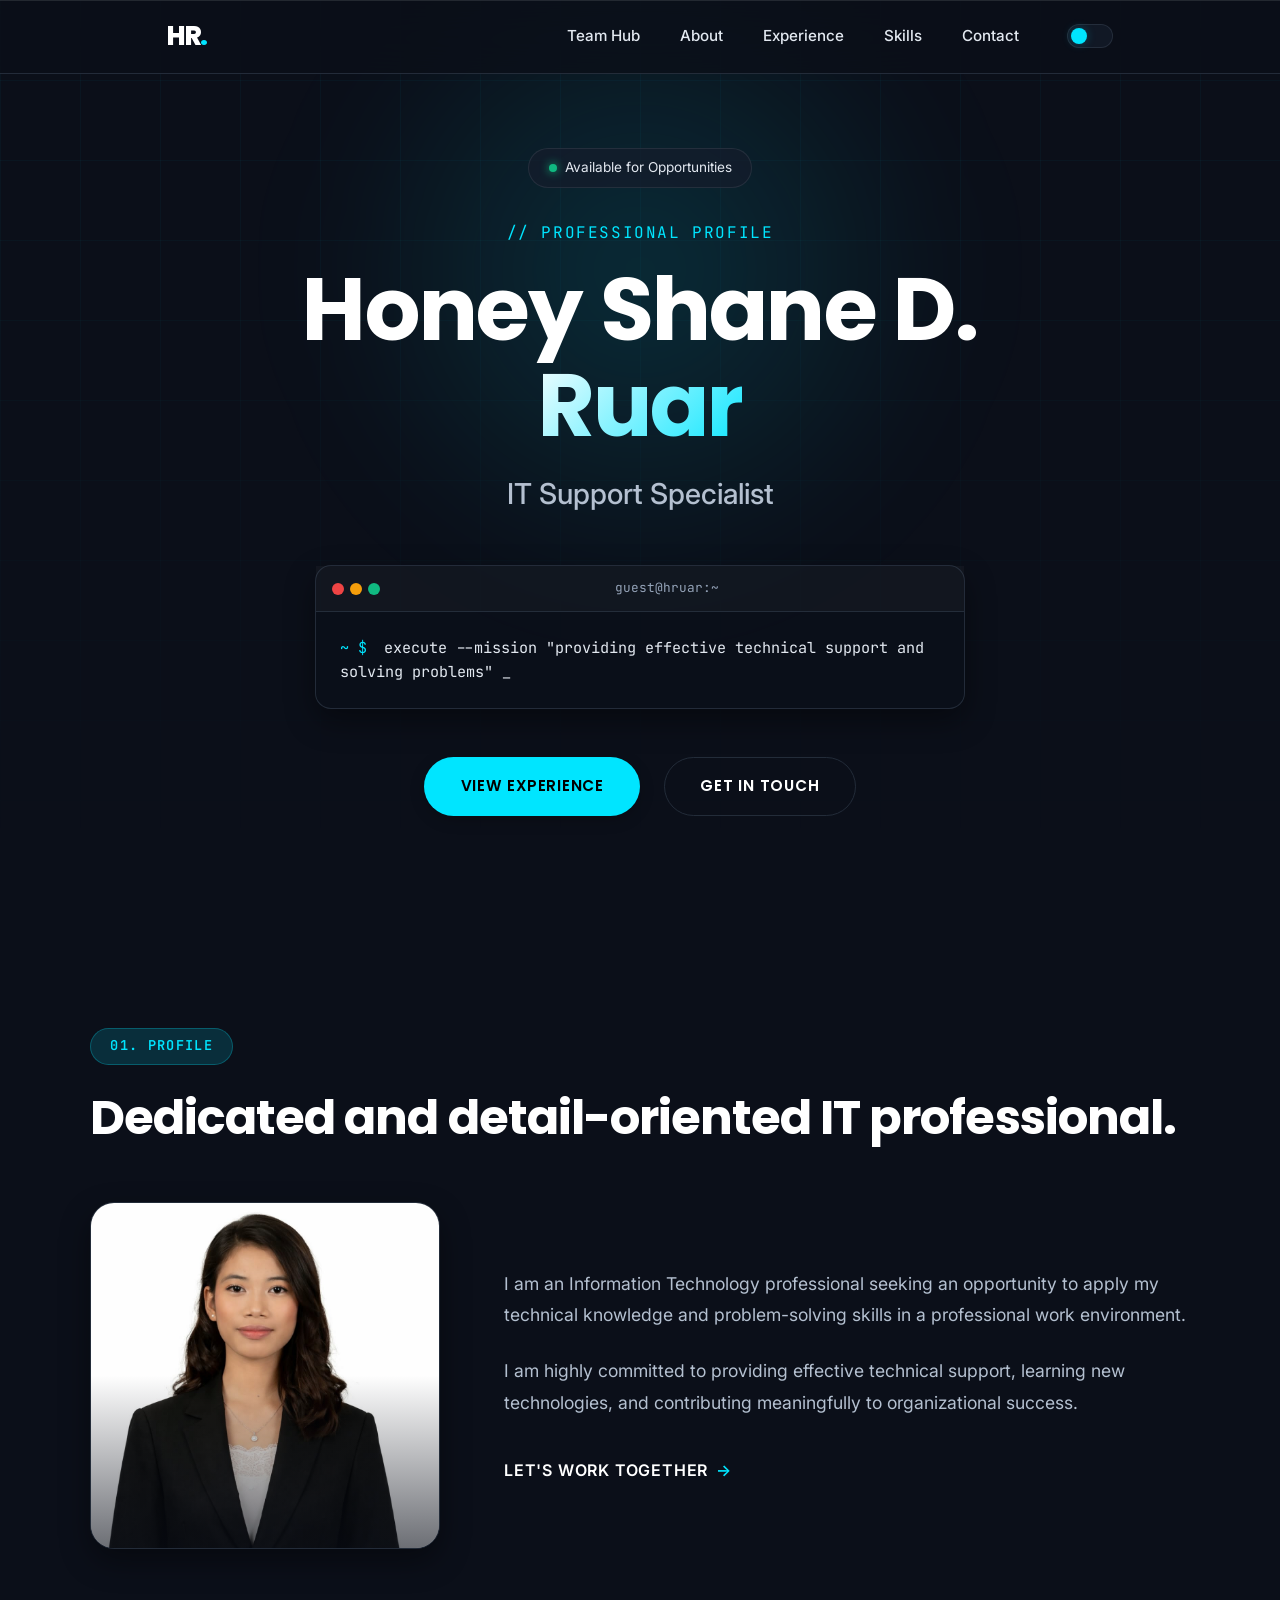
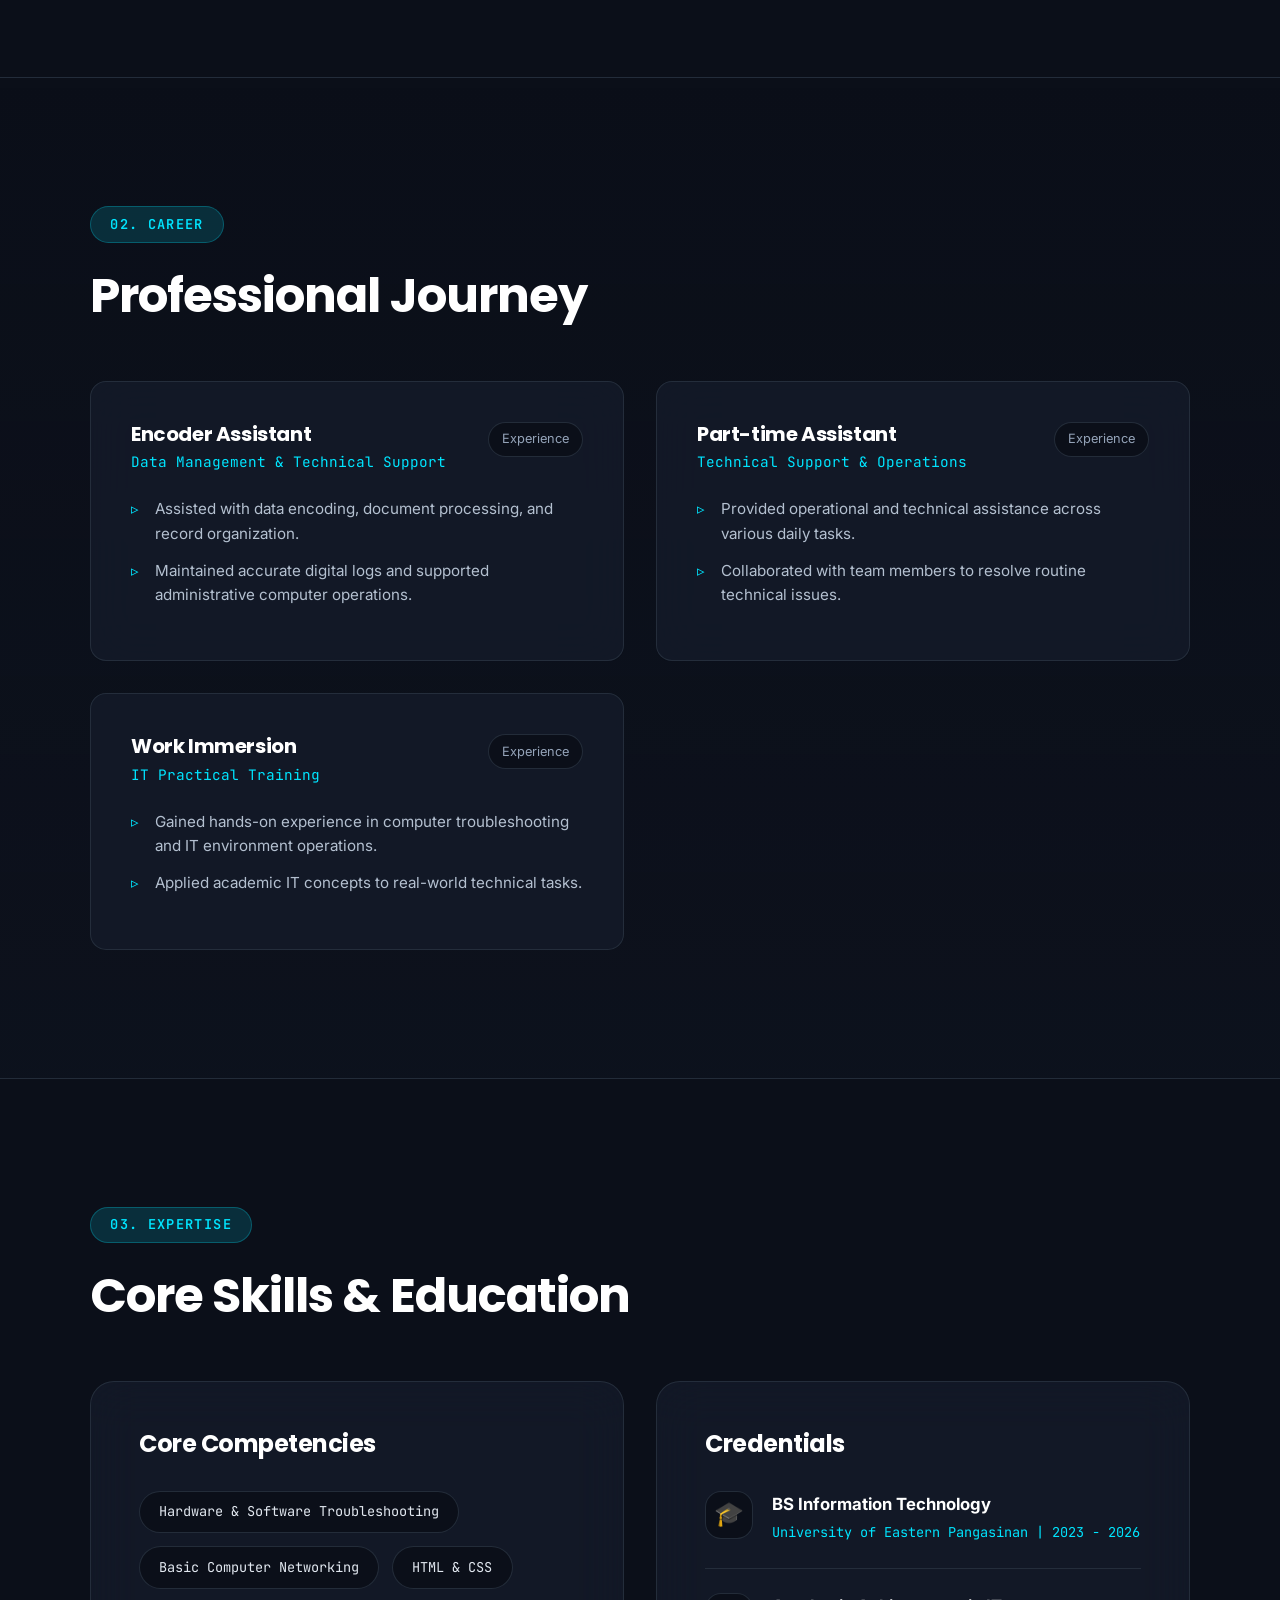
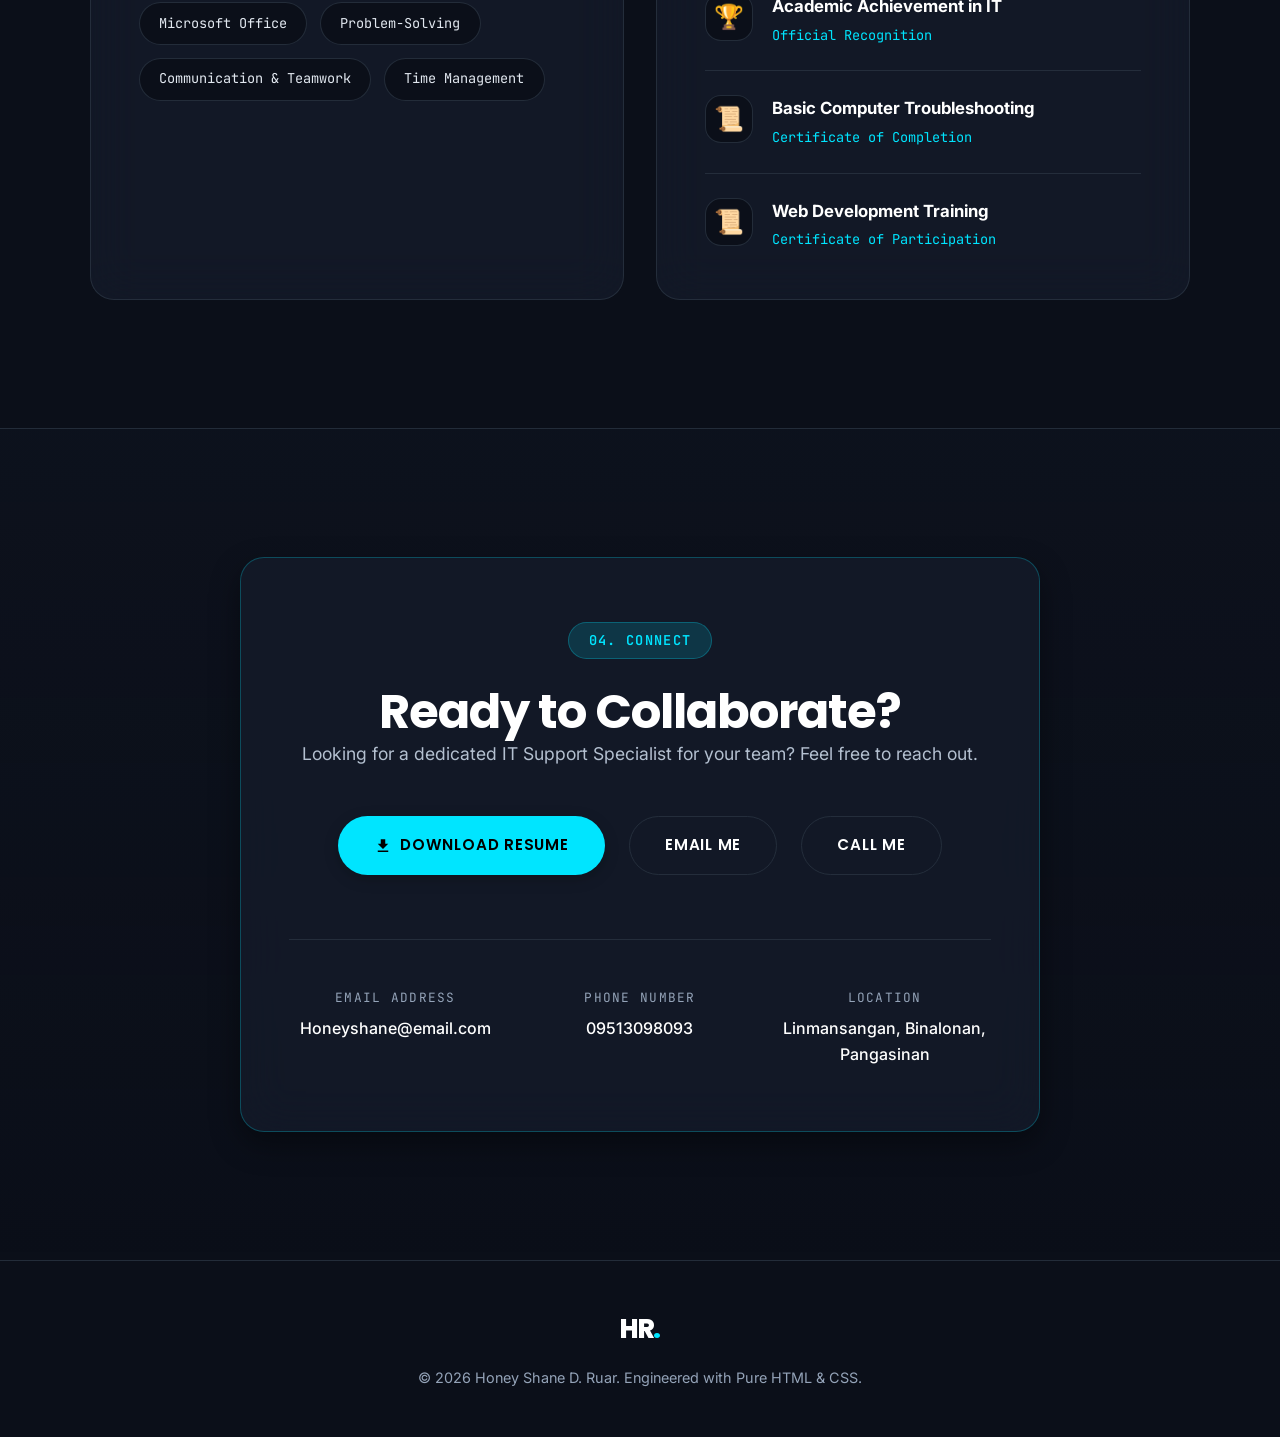
<file: Ruar.html>
<!DOCTYPE html>
<html lang="en">
<head>
  <meta charset="UTF-8">
  <meta name="viewport" content="width=device-width, initial-scale=1.0">
  <meta name="theme-color" content="#0B0F19">

  <title>Honey Shane D. Ruar — IT Support Specialist</title>
  <meta name="description" content="Professional portfolio of Honey Shane D. Ruar, highlighting work experience, skills, education, and contact information.">

  <!-- Typography -->
  <link rel="preconnect" href="https://fonts.googleapis.com">
  <link rel="preconnect" href="https://fonts.gstatic.com" crossorigin>
  <link href="https://fonts.googleapis.com/css2?family=Poppins:wght@500;600;700;800&family=Inter:wght@400;500;600&family=JetBrains+Mono:wght@400;500&display=swap" rel="stylesheet">

  <!-- External Stylesheet -->
  <link rel="stylesheet" href="All.css">
</head>
<body>
  
  <!-- Ambient Grid Background -->
  <div class="bg-grid" aria-hidden="true"></div>

  <!-- Pure CSS State Management -->
  <input type="checkbox" id="theme-toggle" class="theme-toggle-checkbox" aria-hidden="true">
  <input type="checkbox" id="nav-toggle" class="nav-toggle-checkbox" aria-hidden="true">

  <!-- Intro Screen Animation -->
  <div class="intro-screen" aria-hidden="true">
    <div class="intro-content">
      <p class="intro-eyebrow">// SYSTEM INITIATION</p>
      <h1 class="intro-title">Honey Shane D. <span class="gradient-text">Ruar</span></h1>
      <div class="intro-loader"></div>
    </div>
  </div>

  <!-- Header & Navigation -->
  <header class="navbar">
    <div class="container navbar-inner">
      <a href="#home" class="logo" aria-label="Honey Shane D. Ruar, home">
        HR<span class="logo-dot">.</span>
      </a>

      <div class="nav-wrapper">
        <nav class="nav-links" aria-label="Primary navigation">
          <a href="index.html">Team Hub</a>
          <a href="#about">About</a>
          <a href="#experience">Experience</a>
          <a href="#skills">Skills</a>
          <a href="#contact">Contact</a>
        </nav>
        
        <label for="theme-toggle" class="theme-switch" aria-label="Toggle dark/light mode"></label>
      </div>

      <label for="nav-toggle" class="nav-toggle-label" aria-label="Toggle navigation menu">
        <span></span><span></span><span></span>
      </label>
    </div>
  </header>

  <main id="main-content">
    
    <!-- Hero Section -->
    <section id="home" class="hero">
      <div class="hero-glow"></div>
      <div class="container hero-content">
        <div class="hero-badge">
          <span class="pulse-dot"></span> Available for Opportunities
        </div>
        
        <p class="hero-eyebrow">// PROFESSIONAL PROFILE</p>
        <h1 class="hero-name">Honey Shane D. <span class="gradient-text">Ruar</span></h1>
        <p class="hero-role">IT Support Specialist</p>

        <div class="terminal-window">
          <div class="terminal-header">
            <span class="dot red"></span><span class="dot yellow"></span><span class="dot green"></span>
            <span class="terminal-title">guest@hruar:~</span>
          </div>
          <div class="terminal-body">
            <p class="hero-terminal">
              <span class="terminal-prompt">~ $</span> execute --mission "providing effective technical support and solving problems"
              <span class="cursor-blink" aria-hidden="true">_</span>
            </p>
          </div>
        </div>

        <div class="hero-cta-group">
          <a href="#experience" class="btn btn-primary">View Experience</a>
          <a href="#contact" class="btn btn-outline">Get In Touch</a>
        </div>
      </div>
    </section>

    <!-- About Section -->
    <section id="about" class="about">
      <div class="container">
        <div class="section-header">
          <span class="section-label-tag">01. PROFILE</span>
          <h2 class="section-heading">Dedicated and detail-oriented IT professional.</h2>
        </div>

        <div class="about-grid">
          <div class="profile-card">
            <div class="profile-frame" data-initials="HR">
              <img src="ruar.jpg" alt="Portrait of Honey Shane D. Ruar" class="profile-img" loading="lazy" width="350" height="350" onerror="this.style.display='none'">
            </div>
          </div>

          <div class="about-text">
            <p>
              I am an Information Technology professional seeking an opportunity to apply my technical knowledge and problem-solving skills in a professional work environment.
            </p>
            <p>
              I am highly committed to providing effective technical support, learning new technologies, and contributing meaningfully to organizational success.
            </p>
            <a href="#contact" class="link-arrow">Let's work together <span>→</span></a>
          </div>
        </div>
      </div>
    </section>

    <!-- Experience Section -->
    <section id="experience" class="experience">
      <div class="container">
        <div class="section-header">
          <span class="section-label-tag">02. CAREER</span>
          <h2 class="section-heading">Professional Journey</h2>
        </div>

        <div class="experience-timeline">
          
          <article class="exp-card">
            <div class="exp-header">
              <div class="exp-title-group">
                <h3>Encoder Assistant</h3>
                <p class="exp-company">Data Management & Technical Support</p>
              </div>
              <span class="exp-date">Experience</span>
            </div>
            <ul class="exp-list">
              <li>Assisted with data encoding, document processing, and record organization.</li>
              <li>Maintained accurate digital logs and supported administrative computer operations.</li>
            </ul>
          </article>

          <article class="exp-card">
            <div class="exp-header">
              <div class="exp-title-group">
                <h3>Part-time Assistant</h3>
                <p class="exp-company">Technical Support & Operations</p>
              </div>
              <span class="exp-date">Experience</span>
            </div>
            <ul class="exp-list">
              <li>Provided operational and technical assistance across various daily tasks.</li>
              <li>Collaborated with team members to resolve routine technical issues.</li>
            </ul>
          </article>

          <article class="exp-card">
            <div class="exp-header">
              <div class="exp-title-group">
                <h3>Work Immersion</h3>
                <p class="exp-company">IT Practical Training</p>
              </div>
              <span class="exp-date">Experience</span>
            </div>
            <ul class="exp-list">
              <li>Gained hands-on experience in computer troubleshooting and IT environment operations.</li>
              <li>Applied academic IT concepts to real-world technical tasks.</li>
            </ul>
          </article>

        </div>
      </div>
    </section>

    <!-- Skills Section -->
    <section id="skills" class="skills">
      <div class="container">
        <div class="section-header">
          <span class="section-label-tag">03. EXPERTISE</span>
          <h2 class="section-heading">Core Skills & Education</h2>
        </div>

        <div class="skills-grid">
          
          <div class="bento-box skill-category">
            <h3 class="bento-title">Core Competencies</h3>
            <div class="tools-row">
              <span class="tool-chip">Hardware & Software Troubleshooting</span>
              <span class="tool-chip">Basic Computer Networking</span>
              <span class="tool-chip">HTML & CSS</span>
              <span class="tool-chip">Microsoft Office</span>
              <span class="tool-chip">Problem-Solving</span>
              <span class="tool-chip">Communication & Teamwork</span>
              <span class="tool-chip">Time Management</span>
            </div>
          </div>

          <div class="bento-box education-block">
            <h3 class="bento-title">Credentials</h3>
            
            <div class="edu-item">
              <div class="edu-icon">🎓</div>
              <div class="edu-details">
                <strong>BS Information Technology</strong>
                <span>University of Eastern Pangasinan | 2023 - 2026</span>
              </div>
            </div>

            <div class="edu-item">
              <div class="edu-icon">🏆</div>
              <div class="edu-details">
                <strong>Academic Achievement in IT</strong>
                <span>Official Recognition</span>
              </div>
            </div>

            <div class="edu-item">
              <div class="edu-icon">📜</div>
              <div class="edu-details">
                <strong>Basic Computer Troubleshooting</strong>
                <span>Certificate of Completion</span>
              </div>
            </div>

            <div class="edu-item">
              <div class="edu-icon">📜</div>
              <div class="edu-details">
                <strong>Web Development Training</strong>
                <span>Certificate of Participation</span>
              </div>
            </div>
          </div>

        </div>
      </div>
    </section>

    <!-- Contact Section -->
    <section id="contact" class="contact">
      <div class="container">
        <div class="contact-inner">
          <span class="section-label-tag centered">04. CONNECT</span>
          <h2 class="section-heading">Ready to Collaborate?</h2>
          <p class="contact-sub">
            Looking for a dedicated IT Support Specialist for your team? Feel free to reach out.
          </p>

          <div class="contact-buttons">
            <a href="Honey_Shane_Ruar_Updated_Resume.pdf" download class="btn btn-primary">
              <svg viewBox="0 0 24 24" width="18" height="18" fill="currentColor" style="margin-right:8px;"><path d="M19 9h-4V3H9v6H5l7 7 7-7zM5 18v2h14v-2H5z"/></svg>
              Download Resume
            </a>
            <a href="mailto:Honeyshane@email.com" class="btn btn-outline">Email Me</a>
            <a href="tel:09513098093" class="btn btn-outline">Call Me</a>
          </div>

          <div class="contact-grid">
            <div class="contact-item">
              <span class="contact-label">Email Address</span>
              <a href="mailto:Honeyshane@email.com" class="contact-link">Honeyshane@email.com</a>
            </div>
            <div class="contact-item">
              <span class="contact-label">Phone Number</span>
              <a href="tel:09513098093" class="contact-link">09513098093</a>
            </div>
            <div class="contact-item">
              <span class="contact-label">Location</span>
              <span class="contact-link">Linmansangan, Binalonan, Pangasinan</span>
            </div>
          </div>
        </div>
      </div>
    </section>
  </main>

  <footer class="footer">
    <div class="container footer-inner">
      <a href="#home" class="logo" aria-label="Back to top">
        HR<span class="logo-dot">.</span>
      </a>
      <p class="footer-copy">© 2026 Honey Shane D. Ruar. Engineered with Pure HTML & CSS.</p>
    </div>
  </footer>

</body>
</html>
</file>
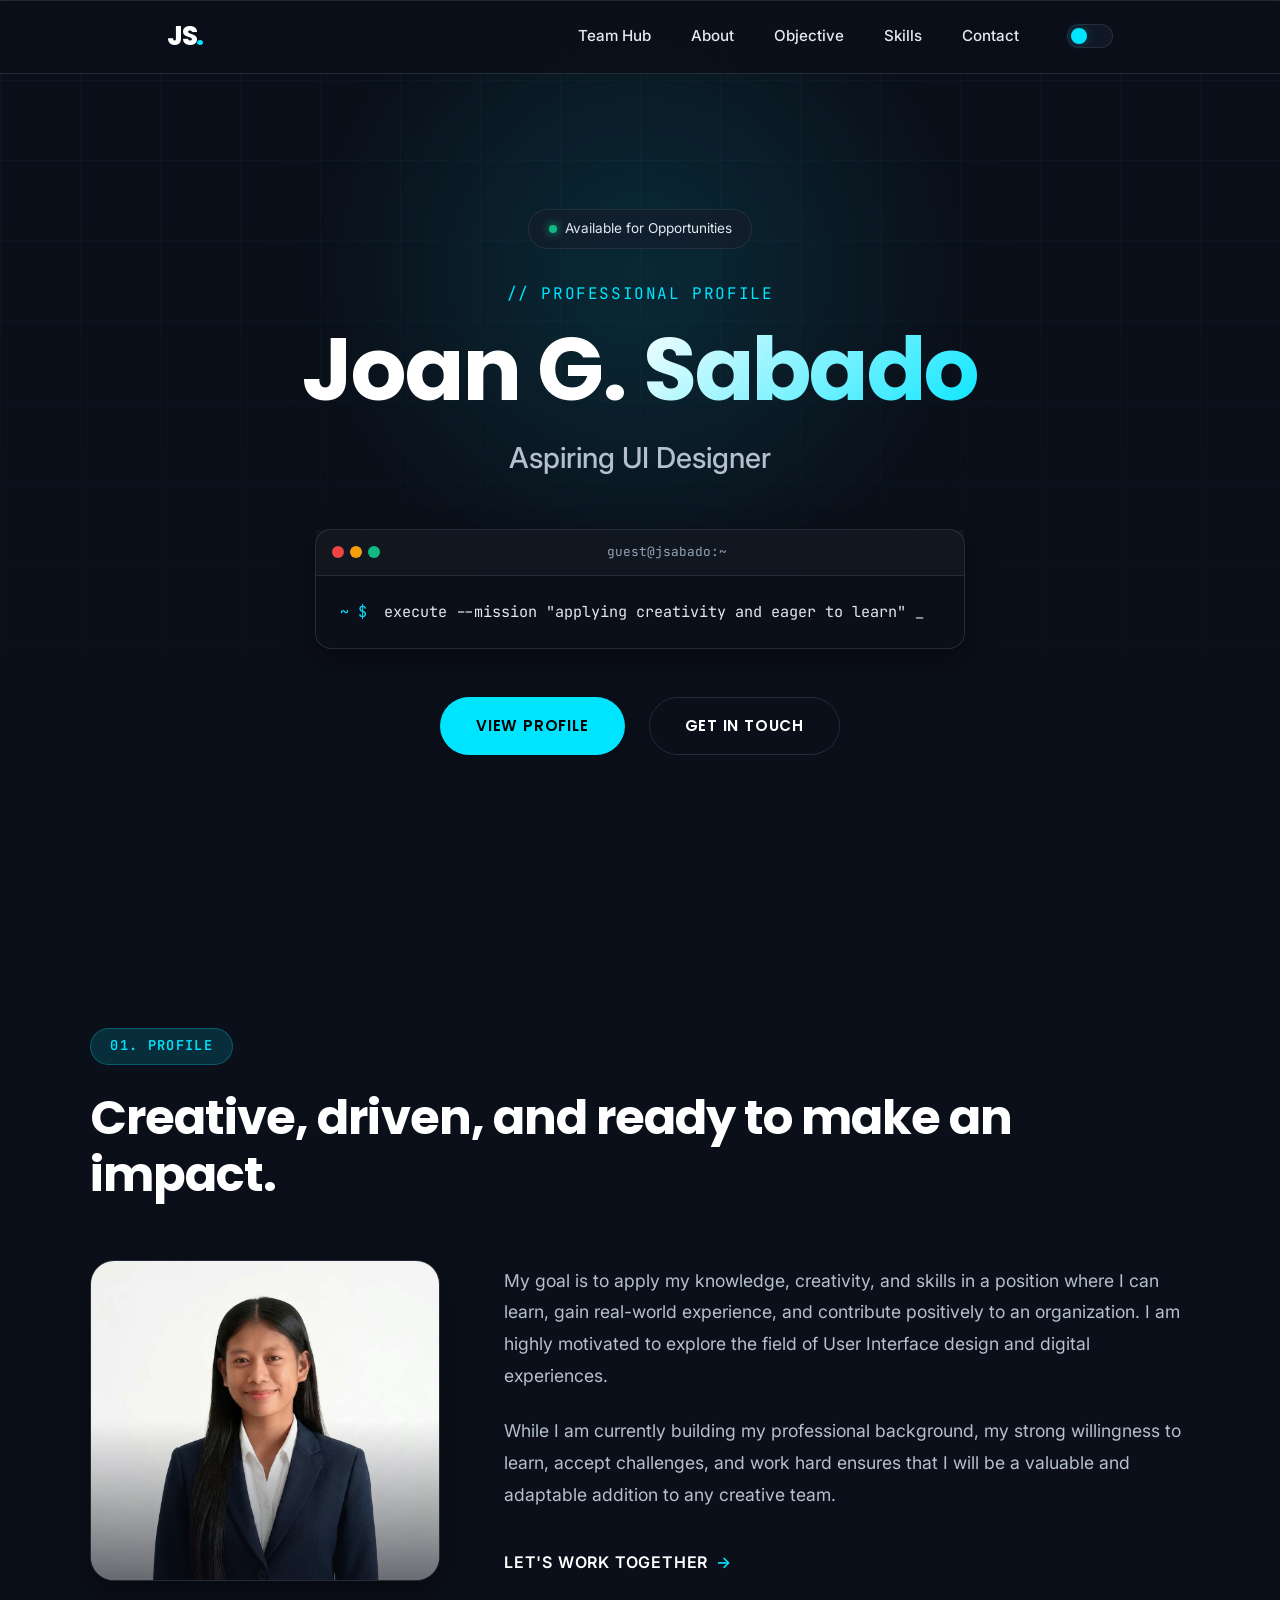
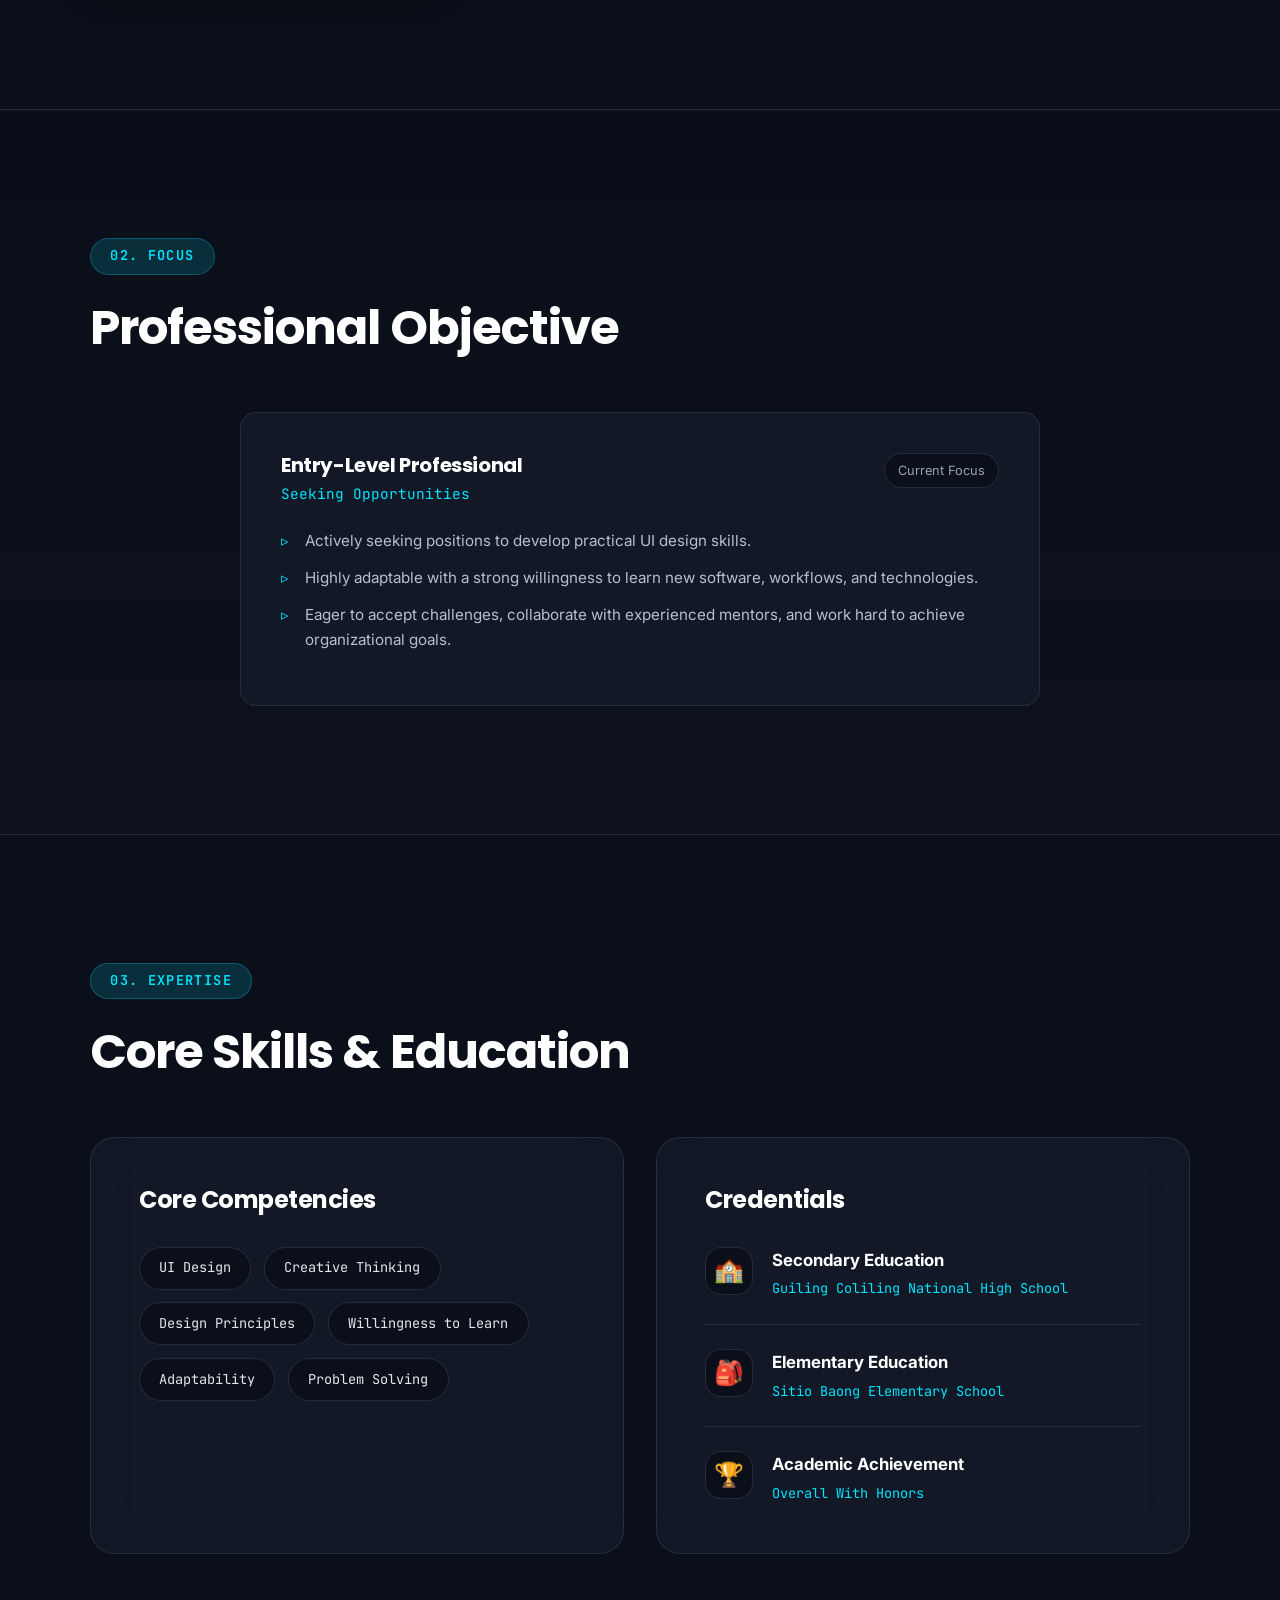
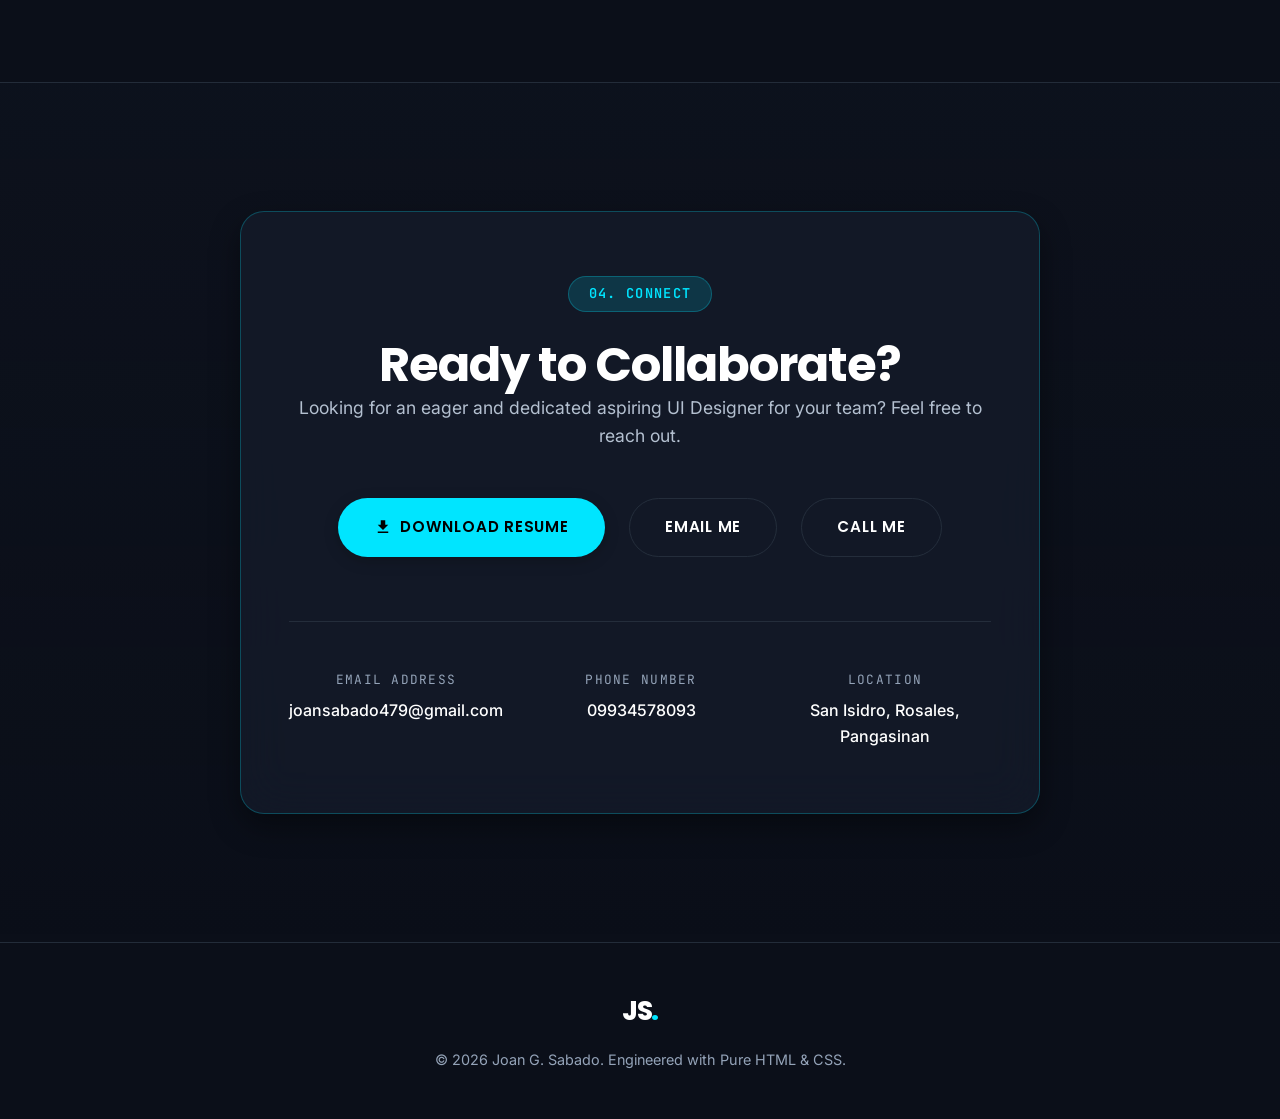
<file: Sabado.html>
<!DOCTYPE html>
<html lang="en">
<head>
  <meta charset="UTF-8">
  <meta name="viewport" content="width=device-width, initial-scale=1.0">
  <meta name="theme-color" content="#0B0F19">

  <title>Joan G. Sabado — Aspiring UI Designer</title>
  <meta name="description" content="Professional portfolio of Joan G. Sabado, highlighting her career objectives, skills, education, and contact information.">

  <!-- Typography -->
  <link rel="preconnect" href="https://fonts.googleapis.com">
  <link rel="preconnect" href="https://fonts.gstatic.com" crossorigin>
  <link href="https://fonts.googleapis.com/css2?family=Poppins:wght@500;600;700;800&family=Inter:wght@400;500;600&family=JetBrains+Mono:wght@400;500&display=swap" rel="stylesheet">

  <!-- External Stylesheet -->
  <link rel="stylesheet" href="All.css">
</head>
<body>
  
  <!-- Ambient Grid Background -->
  <div class="bg-grid" aria-hidden="true"></div>

  <!-- Pure CSS State Management -->
  <input type="checkbox" id="theme-toggle" class="theme-toggle-checkbox" aria-hidden="true">
  <input type="checkbox" id="nav-toggle" class="nav-toggle-checkbox" aria-hidden="true">

  <!-- Intro Screen Animation -->
  <div class="intro-screen" aria-hidden="true">
    <div class="intro-content">
      <p class="intro-eyebrow">// SYSTEM INITIATION</p>
      <h1 class="intro-title">Joan G. <span class="gradient-text">Sabado</span></h1>
      <div class="intro-loader"></div>
    </div>
  </div>

  <!-- Header & Navigation -->
  <header class="navbar">
    <div class="container navbar-inner">
      <a href="#home" class="logo" aria-label="Joan G. Sabado, home">
        JS<span class="logo-dot">.</span>
      </a>

      <div class="nav-wrapper">
        <nav class="nav-links" aria-label="Primary navigation">
          <a href="index.html">Team Hub</a>
          <a href="#about">About</a>
          <a href="#objective">Objective</a>
          <a href="#skills">Skills</a>
          <a href="#contact">Contact</a>
        </nav>
        
        <label for="theme-toggle" class="theme-switch" aria-label="Toggle dark/light mode"></label>
      </div>

      <label for="nav-toggle" class="nav-toggle-label" aria-label="Toggle navigation menu">
        <span></span><span></span><span></span>
      </label>
    </div>
  </header>

  <main id="main-content">
    
    <!-- Hero Section -->
    <section id="home" class="hero">
      <div class="hero-glow"></div>
      <div class="container hero-content">
        <div class="hero-badge">
          <span class="pulse-dot"></span> Available for Opportunities
        </div>
        
        <p class="hero-eyebrow">// PROFESSIONAL PROFILE</p>
        <h1 class="hero-name">Joan G. <span class="gradient-text">Sabado</span></h1>
        <p class="hero-role">Aspiring UI Designer</p>

        <div class="terminal-window">
          <div class="terminal-header">
            <span class="dot red"></span><span class="dot yellow"></span><span class="dot green"></span>
            <span class="terminal-title">guest@jsabado:~</span>
          </div>
          <div class="terminal-body">
            <p class="hero-terminal">
              <span class="terminal-prompt">~ $</span> execute --mission "applying creativity and eager to learn"
              <span class="cursor-blink" aria-hidden="true">_</span>
            </p>
          </div>
        </div>

        <div class="hero-cta-group">
          <a href="#objective" class="btn btn-primary">View Profile</a>
          <a href="#contact" class="btn btn-outline">Get In Touch</a>
        </div>
      </div>
    </section>

    <!-- About Section -->
    <section id="about" class="about">
      <div class="container">
        <div class="section-header">
          <span class="section-label-tag">01. PROFILE</span>
          <h2 class="section-heading">Creative, driven, and ready to make an impact.</h2>
        </div>

        <div class="about-grid">
          <div class="profile-card">
            <div class="profile-frame" data-initials="JS">
              <img src="Sabado.jpg" alt="Portrait of Joan G. Sabado" class="profile-img" loading="lazy" width="350" height="350" onerror="this.style.display='none'">
            </div>
          </div>

          <div class="about-text">
            <p>
              My goal is to apply my knowledge, creativity, and skills in a position where I can learn, gain real-world experience, and contribute positively to an organization. I am highly motivated to explore the field of User Interface design and digital experiences.
            </p>
            <p>
              While I am currently building my professional background, my strong willingness to learn, accept challenges, and work hard ensures that I will be a valuable and adaptable addition to any creative team.
            </p>
            <a href="#contact" class="link-arrow">Let's work together <span>→</span></a>
          </div>
        </div>
      </div>
    </section>

    <!-- Objective (Experience Variant) Section -->
    <section id="objective" class="experience">
      <div class="container">
        <div class="section-header">
          <span class="section-label-tag">02. FOCUS</span>
          <h2 class="section-heading">Professional Objective</h2>
        </div>

        <!-- Using single-card grid for a focused objective block -->
        <div class="experience-timeline" style="grid-template-columns: 1fr; max-width: 800px; margin: 0 auto;">
          
          <article class="exp-card">
            <div class="exp-header">
              <div class="exp-title-group">
                <h3>Entry-Level Professional</h3>
                <p class="exp-company">Seeking Opportunities</p>
              </div>
              <span class="exp-date">Current Focus</span>
            </div>
            <ul class="exp-list">
              <li>Actively seeking positions to develop practical UI design skills.</li>
              <li>Highly adaptable with a strong willingness to learn new software, workflows, and technologies.</li>
              <li>Eager to accept challenges, collaborate with experienced mentors, and work hard to achieve organizational goals.</li>
            </ul>
          </article>

        </div>
      </div>
    </section>

    <!-- Skills Section -->
    <section id="skills" class="skills">
      <div class="container">
        <div class="section-header">
          <span class="section-label-tag">03. EXPERTISE</span>
          <h2 class="section-heading">Core Skills & Education</h2>
        </div>

        <div class="skills-grid">
          
          <div class="bento-box skill-category">
            <h3 class="bento-title">Core Competencies</h3>
            <div class="tools-row">
              <span class="tool-chip">UI Design</span>
              <span class="tool-chip">Creative Thinking</span>
              <span class="tool-chip">Design Principles</span>
              <span class="tool-chip">Willingness to Learn</span>
              <span class="tool-chip">Adaptability</span>
              <span class="tool-chip">Problem Solving</span>
            </div>
          </div>

          <div class="bento-box education-block">
            <h3 class="bento-title">Credentials</h3>
            
            <div class="edu-item">
              <div class="edu-icon">🏫</div>
              <div class="edu-details">
                <strong>Secondary Education</strong>
                <span>Guiling Coliling National High School</span>
              </div>
            </div>

            <div class="edu-item">
              <div class="edu-icon">🎒</div>
              <div class="edu-details">
                <strong>Elementary Education</strong>
                <span>Sitio Baong Elementary School</span>
              </div>
            </div>

            <div class="edu-item">
              <div class="edu-icon">🏆</div>
              <div class="edu-details">
                <strong>Academic Achievement</strong>
                <span>Overall With Honors</span>
              </div>
            </div>
          </div>

        </div>
      </div>
    </section>

    <!-- Contact Section -->
    <section id="contact" class="contact">
      <div class="container">
        <div class="contact-inner">
          <span class="section-label-tag centered">04. CONNECT</span>
          <h2 class="section-heading">Ready to Collaborate?</h2>
          <p class="contact-sub">
            Looking for an eager and dedicated aspiring UI Designer for your team? Feel free to reach out.
          </p>

          <div class="contact-buttons">
            <a href="Joan_Sabado_Updated_Resume.pdf" download class="btn btn-primary">
              <svg viewBox="0 0 24 24" width="18" height="18" fill="currentColor" style="margin-right:8px;"><path d="M19 9h-4V3H9v6H5l7 7 7-7zM5 18v2h14v-2H5z"/></svg>
              Download Resume
            </a>
            <a href="mailto:joansabado479@gmail.com" class="btn btn-outline">Email Me</a>
            <a href="tel:09934578093" class="btn btn-outline">Call Me</a>
          </div>

          <div class="contact-grid">
            <div class="contact-item">
              <span class="contact-label">Email Address</span>
              <a href="mailto:joansabado479@gmail.com" class="contact-link">joansabado479@gmail.com</a>
            </div>
            <div class="contact-item">
              <span class="contact-label">Phone Number</span>
              <a href="tel:09934578093" class="contact-link">09934578093</a>
            </div>
            <div class="contact-item">
              <span class="contact-label">Location</span>
              <span class="contact-link">San Isidro, Rosales, Pangasinan</span>
            </div>
          </div>
        </div>
      </div>
    </section>
  </main>

  <footer class="footer">
    <div class="container footer-inner">
      <a href="#home" class="logo" aria-label="Back to top">
        JS<span class="logo-dot">.</span>
      </a>
      <p class="footer-copy">© 2026 Joan G. Sabado. Engineered with Pure HTML & CSS.</p>
    </div>
  </footer>

</body>
</html>
</file>
<file: index.css>
/* ==========================================================================
   1. CSS VARIABLES & THEME EXTRACTED FROM ORIGINAL
   ========================================================================== */
:root {
  /* Dark Theme (Default) */
  --color-bg: #0B0F19;
  --color-surface: rgba(21, 28, 44, 0.65);
  --color-surface-hover: rgba(21, 28, 44, 0.85);

  --color-primary: #FFFFFF;
  --color-secondary: #E2E8F0;

  --color-accent: #00E5FF;
  --color-accent-hover: #00B8CC;
  --color-accent-light: rgba(0, 229, 255, 0.15);

  --color-text: #94A3B8;
  --color-text-muted: #64748B;

  --color-border: rgba(42, 52, 65, 0.8);
  --color-border-glow: rgba(0, 229, 255, 0.3);

  --font-heading: 'Poppins', sans-serif;
  --font-body: 'Inter', sans-serif;

  --radius-sm: 8px;
  --radius-md: 16px;
  --radius-lg: 24px;
  --radius-full: 9999px;

  --shadow-sm: 0 4px 6px rgba(0, 0, 0, 0.3);
  --shadow-md: 0 12px 30px rgba(0, 0, 0, 0.5);
  --shadow-glow: 0 0 20px rgba(0, 229, 255, 0.3);
  --shadow-card: 0 20px 40px rgba(0, 0, 0, 0.4);

  --glass-blur: blur(20px);
  --transition: all 0.4s cubic-bezier(0.16, 1, 0.3, 1);
  --transition-fast: all 0.2s ease-in-out;
  --section-padding: 8rem 6vw;
}

/* Light Theme Integration via Pure CSS :has() */
body:has(#theme-toggle:checked) {
  --color-bg: #F1F5F9;
  --color-surface: rgba(255, 255, 255, 0.75);
  --color-surface-hover: rgba(255, 255, 255, 0.95);

  --color-primary: #0F172A;
  --color-secondary: #1E293B;

  --color-accent: #0284C7;
  --color-accent-hover: #0369A1;
  --color-accent-light: rgba(2, 132, 199, 0.12);

  --color-text: #475569;
  --color-text-muted: #64748B;

  --color-border: rgba(148, 163, 184, 0.4);
  --color-border-glow: rgba(2, 132, 199, 0.25);

  --shadow-sm: 0 4px 6px rgba(0, 0, 0, 0.06);
  --shadow-md: 0 12px 30px rgba(0, 0, 0, 0.1);
  --shadow-glow: 0 0 20px rgba(2, 132, 199, 0.2);
  --shadow-card: 0 20px 40px rgba(0, 0, 0, 0.08);
}

/* ==========================================================================
   2. RESET & GLOBAL STYLES
   ========================================================================== */
*, *::before, *::after {
  margin: 0;
  padding: 0;
  box-sizing: border-box;
}

html {
  scroll-behavior: smooth;
  scroll-padding-top: 100px;
}

body {
  font-family: var(--font-body);
  color: var(--color-text);
  background-color: var(--color-bg);
  line-height: 1.6;
  overflow-x: hidden;
  transition: background-color 0.5s ease, color 0.5s ease;
  -webkit-font-smoothing: antialiased;
}

::selection {
  background: var(--color-accent-light);
  color: var(--color-primary);
}

/* Ambient Background Texture */
.bg-texture {
  position: fixed;
  inset: 0;
  z-index: -2;
  pointer-events: none;
  opacity: 0.4;
  background-image: 
    radial-gradient(circle at 15% 50%, var(--color-accent-light), transparent 25%),
    radial-gradient(circle at 85% 30%, rgba(21, 28, 44, 0.8), transparent 25%);
  transition: opacity 0.5s ease;
}

/* ==========================================================================
   3. UTILITIES & TYPOGRAPHY
   ========================================================================== */
h1, h2, h3, h4 {
  font-family: var(--font-heading);
  font-weight: 700;
  color: var(--color-primary);
  letter-spacing: -0.02em;
  line-height: 1.1;
}

a {
  text-decoration: none;
  color: inherit;
}

img {
  max-width: 100%;
  display: block;
}

.container {
  max-width: 1200px;
  margin: 0 auto;
  width: 100%;
}

.gradient-text {
  background: linear-gradient(135deg, var(--color-primary) 0%, var(--color-accent) 100%);
  -webkit-background-clip: text;
  -webkit-text-fill-color: transparent;
  background-clip: text;
  color: transparent;
}

.section-eyebrow {
  display: inline-flex;
  align-items: center;
  gap: 0.75rem;
  font-family: var(--font-heading);
  font-weight: 600;
  font-size: 0.85rem;
  text-transform: uppercase;
  letter-spacing: 0.15em;
  color: var(--color-accent);
  margin-bottom: 1.5rem;
  padding: 0.4rem 1rem;
  border-radius: var(--radius-full);
  background: var(--color-accent-light);
  border: 1px solid var(--color-border-glow);
}

.section-title {
  font-size: clamp(2.5rem, 5vw, 3.5rem);
  margin-bottom: 1.5rem;
}

/* Buttons */
.btn {
  display: inline-flex;
  align-items: center;
  justify-content: center;
  font-family: var(--font-heading);
  font-weight: 600;
  font-size: 0.95rem;
  padding: 1rem 2rem;
  border-radius: var(--radius-full);
  cursor: pointer;
  border: none;
  text-transform: uppercase;
  letter-spacing: 0.05em;
  transition: var(--transition);
  position: relative;
  overflow: hidden;
  z-index: 1;
}

.btn-primary {
  background: var(--color-primary);
  color: var(--color-bg);
  box-shadow: 0 4px 15px rgba(0, 0, 0, 0.2);
}

.btn-primary::before {
  content: '';
  position: absolute;
  inset: 0;
  background: var(--color-accent);
  z-index: -1;
  transform: scaleX(0);
  transform-origin: right;
  transition: transform 0.4s cubic-bezier(0.16, 1, 0.3, 1);
}

.btn-primary:hover::before,
.btn-primary:focus-visible::before {
  transform: scaleX(1);
  transform-origin: left;
}

.btn-primary:hover, .btn-primary:focus-visible {
  transform: translateY(-3px);
  color: #000;
  box-shadow: var(--shadow-glow);
}

/* ==========================================================================
   4. NAVIGATION & THEME TOGGLE
   ========================================================================== */
.theme-toggle-checkbox, .nav-toggle-checkbox {
  display: none;
}

.navbar {
  position: fixed;
  top: 0;
  width: 100%;
  z-index: 1000;
  background: rgba(11, 15, 25, 0.75);
  backdrop-filter: var(--glass-blur);
  -webkit-backdrop-filter: var(--glass-blur);
  border-bottom: 1px solid var(--color-border);
  transition: background 0.5s ease, border-color 0.5s ease, padding 0.3s ease;
  padding: 1rem 0;
  animation: navSlideDown 0.8s ease-out forwards;
}

body:has(#theme-toggle:checked) .navbar {
  background: rgba(241, 245, 249, 0.85);
}

.navbar-inner {
  display: flex;
  justify-content: space-between;
  align-items: center;
  padding: 0 6vw;
}

.logo {
  font-family: var(--font-heading);
  font-size: 1.5rem;
  font-weight: 800;
  color: var(--color-primary);
  letter-spacing: -0.05em;
  position: relative;
}

.logo-dot {
  color: var(--color-accent);
}

.nav-wrapper {
  display: flex;
  align-items: center;
  gap: 3rem;
}

.nav-links {
  display: flex;
  gap: 2rem;
}

.nav-links a {
  font-size: 0.95rem;
  font-weight: 500;
  color: var(--color-text);
  transition: var(--transition-fast);
  position: relative;
}

.nav-links a:hover, .nav-links a:focus-visible {
  color: var(--color-primary);
}

.nav-links a::after {
  content: '';
  position: absolute;
  width: 100%;
  height: 2px;
  bottom: -6px;
  left: 0;
  background-color: var(--color-accent);
  transform: scaleX(0);
  transform-origin: right;
  transition: transform 0.3s ease;
}

.nav-links a:hover::after, .nav-links a:focus-visible::after {
  transform: scaleX(1);
  transform-origin: left;
}

/* Pure CSS Theme Switch */
.theme-switch {
  display: flex;
  align-items: center;
  justify-content: center;
  width: 44px;
  height: 24px;
  background: var(--color-surface);
  border: 1px solid var(--color-border);
  border-radius: var(--radius-full);
  position: relative;
  cursor: pointer;
  transition: var(--transition-fast);
}

.theme-switch::before {
  content: '';
  position: absolute;
  width: 16px;
  height: 16px;
  border-radius: 50%;
  background: var(--color-accent);
  left: 3px;
  top: 50%;
  transform: translateY(-50%);
  transition: var(--transition);
  box-shadow: 0 0 10px var(--color-border-glow);
}

#theme-toggle:checked ~ .navbar .theme-switch::before {
  transform: translate(20px, -50%);
  background: var(--color-primary);
}

/* Mobile Hamburger */
.nav-toggle-label {
  display: none;
  flex-direction: column;
  gap: 5px;
  cursor: pointer;
  padding: 0.5rem;
}

.nav-toggle-label span {
  width: 24px;
  height: 2px;
  background-color: var(--color-primary);
  border-radius: 2px;
  transition: var(--transition-fast);
}

/* ==========================================================================
   5. HERO SECTION
   ========================================================================== */
.hero {
  position: relative;
  min-height: 100vh;
  display: flex;
  align-items: center;
  padding: 6rem 6vw 0;
  overflow: hidden;
}

.hero::before {
  content: '';
  position: absolute;
  inset: 0;
  background: radial-gradient(circle at 50% 0%, var(--color-accent-light) 0%, transparent 60%);
  opacity: 0.5;
  pointer-events: none;
}

.hero-content {
  position: relative;
  z-index: 10;
  max-width: 800px;
  animation: fadeUp 1s ease-out forwards 0.2s;
  opacity: 0;
  transform: translateY(30px);
}

.hero-title {
  font-size: clamp(3rem, 7vw, 5.5rem);
  line-height: 1.05;
  margin-bottom: 1.5rem;
}

.hero-sub {
  font-size: clamp(1.1rem, 2vw, 1.3rem);
  color: var(--color-text);
  max-width: 600px;
  margin-bottom: 3rem;
  line-height: 1.8;
}

.hero-visual {
  position: absolute;
  right: -5%;
  top: 50%;
  transform: translateY(-50%);
  width: 50vw;
  height: 50vw;
  max-width: 600px;
  max-height: 600px;
  background: radial-gradient(circle, var(--color-accent-light) 0%, transparent 70%);
  filter: blur(40px);
  animation: float 8s ease-in-out infinite;
  z-index: 0;
  pointer-events: none;
}

/* ==========================================================================
   6. TEAM SECTION (BENTO GRID RE-DESIGN)
   ========================================================================== */
.team {
  padding: var(--section-padding);
  position: relative;
}

.team-grid {
  display: grid;
  grid-template-columns: repeat(2, 1fr);
  gap: 2rem;
  margin-top: 4rem;
}

.team-card {
  background: var(--color-surface);
  border: 1px solid var(--color-border);
  border-radius: var(--radius-lg);
  padding: 3rem;
  display: flex;
  align-items: center;
  gap: 2.5rem;
  text-decoration: none;
  position: relative;
  overflow: hidden;
  box-shadow: var(--shadow-sm);
  transition: var(--transition);
  backdrop-filter: var(--glass-blur);
  -webkit-backdrop-filter: var(--glass-blur);
}

/* Smooth Scroll Reveals using pure CSS (Where supported) */
@supports (animation-timeline: view()) {
  .team-card {
    animation: scaleReveal linear both;
    animation-timeline: view();
    animation-range: entry 10% cover 30%;
  }
}

.team-card::before {
  content: '';
  position: absolute;
  inset: 0;
  background: linear-gradient(135deg, transparent, var(--color-accent-light));
  opacity: 0;
  transition: var(--transition);
  z-index: 0;
}

.team-card:hover, .team-card:focus-visible {
  transform: translateY(-10px) scale(1.02);
  border-color: var(--color-border-glow);
  box-shadow: var(--shadow-card);
  background: var(--color-surface-hover);
}

.team-card:hover::before, .team-card:focus-visible::before {
  opacity: 1;
}

.team-card > * {
  position: relative;
  z-index: 1;
}

.photo-container {
  flex-shrink: 0;
  width: 140px;
  height: 140px;
  border-radius: var(--radius-full);
  padding: 4px;
  background: linear-gradient(135deg, var(--color-border), var(--color-accent));
  position: relative;
  transition: var(--transition);
}

.team-card:hover .photo-container {
  transform: rotate(5deg) scale(1.05);
  background: linear-gradient(135deg, var(--color-accent), var(--color-primary));
  box-shadow: var(--shadow-glow);
}

.photo-wrapper {
  width: 100%;
  height: 100%;
  border-radius: var(--radius-full);
  background: var(--color-bg);
  overflow: hidden;
  display: flex;
  align-items: center;
  justify-content: center;
  position: relative;
}

.photo-wrapper::after {
  content: attr(data-initials);
  position: absolute;
  inset: 0;
  display: flex;
  align-items: center;
  justify-content: center;
  font-family: var(--font-heading);
  font-weight: 700;
  font-size: 2rem;
  color: var(--color-accent);
  z-index: 0;
}

.team-photo {
  width: 100%;
  height: 100%;
  object-fit: cover;
  position: relative;
  z-index: 1;
  transition: transform 0.6s cubic-bezier(0.16, 1, 0.3, 1);
}

.team-card:hover .team-photo {
  transform: scale(1.15);
}

.team-info {
  flex-grow: 1;
}

.team-name {
  font-size: 1.5rem;
  margin-bottom: 0.25rem;
  transition: color 0.3s ease;
}

.team-card:hover .team-name {
  color: var(--color-accent);
}

.team-role {
  font-family: var(--font-body);
  font-size: 0.9rem;
  font-weight: 600;
  color: var(--color-text);
  text-transform: uppercase;
  letter-spacing: 0.1em;
  margin-bottom: 1rem;
}

.team-desc {
  font-size: 0.95rem;
  color: var(--color-text-muted);
  line-height: 1.6;
  margin-bottom: 1.5rem;
}

.view-link {
  display: inline-flex;
  align-items: center;
  gap: 0.5rem;
  font-size: 0.9rem;
  font-weight: 600;
  color: var(--color-primary);
  text-transform: uppercase;
  letter-spacing: 0.05em;
}

.view-link span {
  transition: transform 0.3s ease;
}

.team-card:hover .view-link span {
  transform: translateX(5px);
  color: var(--color-accent);
}

/* ==========================================================================
   7. ABOUT SECTION (EDITORIAL LAYOUT)
   ========================================================================== */
.about-project {
  padding: var(--section-padding);
  background: linear-gradient(to bottom, transparent, rgba(21, 28, 44, 0.3));
  border-top: 1px solid var(--color-border);
  position: relative;
}

.about-grid {
  display: grid;
  grid-template-columns: 1fr 1fr;
  gap: 4rem;
  align-items: center;
}

.about-content h2 {
  font-size: clamp(2rem, 4vw, 3rem);
  margin-bottom: 1.5rem;
}

.about-content p {
  font-size: 1.1rem;
  color: var(--color-text);
  margin-bottom: 1.5rem;
}

.about-stats {
  display: grid;
  grid-template-columns: 1fr 1fr;
  gap: 2rem;
  background: var(--color-surface);
  border: 1px solid var(--color-border);
  border-radius: var(--radius-lg);
  padding: 3rem;
  backdrop-filter: var(--glass-blur);
}

.stat-item {
  display: flex;
  flex-direction: column;
  gap: 0.5rem;
}

.stat-number {
  font-family: var(--font-heading);
  font-size: 3rem;
  font-weight: 800;
  color: var(--color-accent);
  line-height: 1;
}

.stat-label {
  font-size: 0.9rem;
  font-weight: 600;
  text-transform: uppercase;
  letter-spacing: 0.1em;
  color: var(--color-text-muted);
}

/* ==========================================================================
   8. FOOTER
   ========================================================================== */
.footer {
  padding: 4rem 6vw;
  border-top: 1px solid var(--color-border);
  background: var(--color-bg);
}

.footer-inner {
  display: flex;
  flex-direction: column;
  align-items: center;
  gap: 2rem;
}

.social-links {
  display: flex;
  gap: 1.5rem;
}

.social-icon {
  display: flex;
  align-items: center;
  justify-content: center;
  width: 44px;
  height: 44px;
  border-radius: 50%;
  background: var(--color-surface);
  border: 1px solid var(--color-border);
  color: var(--color-text);
  transition: var(--transition);
}

.social-icon:hover, .social-icon:focus-visible {
  background: var(--color-accent);
  color: var(--color-bg);
  transform: translateY(-5px);
  box-shadow: var(--shadow-glow);
  border-color: var(--color-accent);
}

.footer-copy {
  font-size: 0.9rem;
  color: var(--color-text-muted);
}

/* ==========================================================================
   9. ANIMATIONS
   ========================================================================== */
@keyframes fadeUp {
  from { opacity: 0; transform: translateY(30px); }
  to { opacity: 1; transform: translateY(0); }
}

@keyframes navSlideDown {
  from { transform: translateY(-100%); }
  to { transform: translateY(0); }
}

@keyframes float {
  0%, 100% { transform: translateY(-50%) scale(1); }
  50% { transform: translateY(-45%) scale(1.05); }
}

@keyframes scaleReveal {
  from { opacity: 0; transform: scale(0.95) translateY(20px); }
  to { opacity: 1; transform: scale(1) translateY(0); }
}

/* ==========================================================================
   10. RESPONSIVE DESIGN
   ========================================================================== */
@media (max-width: 992px) {
  .team-grid {
    grid-template-columns: 1fr;
  }
  .about-grid {
    grid-template-columns: 1fr;
  }
  .team-card {
    padding: 2rem;
  }
}

@media (max-width: 768px) {
  :root {
    --section-padding: 5rem 6vw;
  }
  
  .nav-wrapper {
    position: absolute;
    top: 100%;
    left: 0;
    width: 100%;
    background: var(--color-bg);
    border-bottom: 1px solid var(--color-border);
    flex-direction: column;
    padding: 2rem;
    gap: 2rem;
    clip-path: inset(0 0 100% 0);
    transition: clip-path 0.4s ease-in-out;
  }

  body:has(#theme-toggle:checked) .nav-wrapper {
    background: var(--color-bg);
  }

  #nav-toggle:checked ~ .navbar .nav-wrapper {
    clip-path: inset(0 0 0 0);
  }

  .nav-links {
    flex-direction: column;
    align-items: center;
    width: 100%;
  }

  .nav-toggle-label {
    display: flex;
  }

  #nav-toggle:checked ~ .navbar .nav-toggle-label span:nth-child(1) {
    transform: translateY(7px) rotate(45deg);
  }
  #nav-toggle:checked ~ .navbar .nav-toggle-label span:nth-child(2) {
    opacity: 0;
  }
  #nav-toggle:checked ~ .navbar .nav-toggle-label span:nth-child(3) {
    transform: translateY(-7px) rotate(-45deg);
  }

  .team-card {
    flex-direction: column;
    text-align: center;
    gap: 1.5rem;
  }

  .about-stats {
    padding: 2rem;
  }
}

/* Accessibility: Reduced Motion */
@media (prefers-reduced-motion: reduce) {
  *, *::before, *::after {
    animation-duration: 0.01ms !important;
    animation-iteration-count: 1 !important;
    transition-duration: 0.01ms !important;
    scroll-behavior: auto !important;
  }
  .hero-content { opacity: 1; transform: none; }
  .hero-visual { display: none; }
}
</file>
<file: All.css>
/* ==========================================================================
   SHARED PORTFOLIO CSS — Pure HTML + CSS | Modern Rebuild
   ========================================================================== */

/* ===== 1. ROOT VARIABLES (From Original) ===== */
:root {
  --color-bg: #0B0F19;
  --color-surface: rgba(21, 28, 44, 0.72);
  --color-surface-hover: rgba(21, 28, 44, 0.92);

  --color-primary: #FFFFFF;
  --color-secondary: #E2E8F0;

  --color-accent: #00E5FF;
  --color-accent-hover: #00B8CC;
  --color-accent-light: rgba(0, 229, 255, 0.15);

  --color-text: #B4C0D0;
  --color-text-muted: #94A3B8;

  --color-border: rgba(42, 52, 65, 0.8);
  --color-border-glow: rgba(0, 229, 255, 0.25);

  --font-heading: 'Poppins', sans-serif;
  --font-body: 'Inter', sans-serif;
  --font-mono: 'JetBrains Mono', monospace;

  --radius-sm: 8px;
  --radius-md: 16px;
  --radius-lg: 24px;
  --radius-full: 9999px;

  --shadow-sm: 0 4px 6px rgba(0, 0, 0, 0.3);
  --shadow-md: 0 12px 30px rgba(0, 0, 0, 0.4);
  --shadow-glow: 0 0 20px rgba(0, 229, 255, 0.25);
  --shadow-glass: inset 0 1px 0 rgba(255, 255, 255, 0.1);

  --glass-blur: blur(24px);
  --transition: all 0.4s cubic-bezier(0.16, 1, 0.3, 1);
  --transition-fast: all 0.2s ease-in-out;
  --section-padding: 8rem 6vw;
}

/* Light theme integration via :has() */
body:has(#theme-toggle:checked) {
  --color-bg: #F1F5F9;
  --color-surface: rgba(255, 255, 255, 0.85);
  --color-surface-hover: rgba(255, 255, 255, 0.98);

  --color-primary: #0F172A;
  --color-secondary: #1E293B;

  --color-accent: #0284C7;
  --color-accent-hover: #0369A1;
  --color-accent-light: rgba(2, 132, 199, 0.12);

  --color-text: #475569;
  --color-text-muted: #64748B;

  --color-border: rgba(148, 163, 184, 0.4);
  --color-border-glow: rgba(2, 132, 199, 0.25);

  --shadow-sm: 0 4px 6px rgba(0, 0, 0, 0.06);
  --shadow-md: 0 12px 30px rgba(0, 0, 0, 0.1);
  --shadow-glow: 0 0 20px rgba(2, 132, 199, 0.2);
  --shadow-glass: inset 0 1px 0 rgba(255, 255, 255, 0.5);
}

/* ===== 2. RESET & GLOBAL ===== */
* { margin: 0; padding: 0; box-sizing: border-box; }

html {
  scroll-behavior: smooth;
  scroll-padding-top: 100px;
}

body {
  font-family: var(--font-body);
  color: var(--color-text);
  background: var(--color-bg);
  line-height: 1.6;
  overflow-x: hidden;
  transition: background-color 0.5s ease, color 0.5s ease;
  -webkit-font-smoothing: antialiased;
}

::selection {
  background: var(--color-accent-light);
  color: var(--color-primary);
}

img { display: block; max-width: 100%; }
a { color: inherit; text-decoration: none; }

.container {
  max-width: 1100px;
  margin: 0 auto;
  width: 100%;
}

/* Elegant Background Grid Texture */
.bg-grid {
  position: fixed;
  inset: 0;
  z-index: -2;
  pointer-events: none;
  background-image: 
    linear-gradient(var(--color-border-glow) 1px, transparent 1px),
    linear-gradient(90deg, var(--color-border-glow) 1px, transparent 1px);
  background-size: 80px 80px;
  opacity: 0.15;
  mask-image: linear-gradient(to bottom, black 20%, transparent 100%);
  -webkit-mask-image: linear-gradient(to bottom, black 20%, transparent 100%);
  transition: opacity 0.5s ease;
}

/* ===== 3. TYPOGRAPHY & COMPONENTS ===== */
h1, h2, h3, h4 {
  font-family: var(--font-heading);
  font-weight: 700;
  color: var(--color-primary);
  line-height: 1.2;
  letter-spacing: -0.02em;
}

.gradient-text {
  background: linear-gradient(135deg, var(--color-primary) 0%, var(--color-accent) 100%);
  -webkit-background-clip: text;
  -webkit-text-fill-color: transparent;
  background-clip: text;
  color: transparent;
}

.section-header {
  margin-bottom: 3.5rem;
}

.section-label-tag {
  display: inline-block;
  padding: 0.4rem 1.2rem;
  background: var(--color-accent-light);
  border: 1px solid var(--color-border-glow);
  border-radius: var(--radius-full);
  color: var(--color-accent);
  font-family: var(--font-mono);
  font-size: 0.85rem;
  font-weight: 600;
  letter-spacing: 0.1em;
  margin-bottom: 1.5rem;
}
.section-label-tag.centered {
  margin-inline: auto;
  display: table;
}

.section-heading {
  font-size: clamp(2.2rem, 4vw, 3rem);
}

/* Buttons */
.btn {
  display: inline-flex;
  align-items: center;
  justify-content: center;
  padding: 1rem 2.2rem;
  border-radius: var(--radius-full);
  font-family: var(--font-heading);
  font-size: 0.95rem;
  font-weight: 600;
  letter-spacing: 0.05em;
  text-transform: uppercase;
  cursor: pointer;
  transition: var(--transition);
  position: relative;
  overflow: hidden;
  z-index: 1;
}

.btn-primary {
  background: var(--color-accent);
  color: #000;
  border: 1px solid transparent;
  box-shadow: 0 4px 15px rgba(0, 0, 0, 0.2);
}
.btn-primary::before {
  content: '';
  position: absolute;
  inset: 0;
  background: var(--color-primary);
  z-index: -1;
  transform: scaleX(0);
  transform-origin: right;
  transition: transform 0.4s cubic-bezier(0.16, 1, 0.3, 1);
}
.btn-primary:hover::before {
  transform: scaleX(1);
  transform-origin: left;
}
.btn-primary:hover, .btn-primary:focus-visible {
  transform: translateY(-3px);
  box-shadow: var(--shadow-glow);
}

.btn-outline {
  background: transparent;
  color: var(--color-primary);
  border: 1px solid var(--color-border);
}
.btn-outline:hover, .btn-outline:focus-visible {
  border-color: var(--color-accent);
  color: var(--color-accent);
  background: var(--color-surface);
  transform: translateY(-3px);
}

/* ===== 4. NAVBAR & THEME TOGGLE ===== */
.theme-toggle-checkbox, .nav-toggle-checkbox { display: none; }

.navbar {
  position: fixed;
  top: 0;
  left: 0;
  width: 100%;
  z-index: 1000;
  background: rgba(11, 15, 25, 0.75);
  backdrop-filter: var(--glass-blur);
  -webkit-backdrop-filter: var(--glass-blur);
  border-bottom: 1px solid var(--color-border);
  box-shadow: var(--shadow-glass);
  padding: 1rem 0;
  transition: background 0.5s ease, border-color 0.5s ease;
  animation: slideDown 0.8s ease-out forwards;
}
body:has(#theme-toggle:checked) .navbar {
  background: rgba(241, 245, 249, 0.85);
}

.navbar-inner {
  display: flex;
  justify-content: space-between;
  align-items: center;
  padding: 0 6vw;
}

.logo {
  font-family: var(--font-heading);
  font-size: 1.6rem;
  font-weight: 800;
  color: var(--color-primary);
  letter-spacing: -0.05em;
}
.logo-dot { color: var(--color-accent); }

.nav-wrapper {
  display: flex;
  align-items: center;
  gap: 3rem;
}

.nav-links {
  display: flex;
  gap: 2.5rem;
}
.nav-links a {
  font-size: 0.95rem;
  font-weight: 500;
  color: var(--color-secondary);
  transition: var(--transition-fast);
  position: relative;
}
.nav-links a:hover { color: var(--color-primary); }

.nav-links a::after {
  content: '';
  position: absolute;
  width: 100%;
  height: 2px;
  bottom: -6px;
  left: 0;
  background-color: var(--color-accent);
  transform: scaleX(0);
  transform-origin: right;
  transition: transform 0.3s ease;
}
.nav-links a:hover::after {
  transform: scaleX(1);
  transform-origin: left;
}

/* Pure CSS Theme Switch */
.theme-switch {
  display: flex;
  width: 46px;
  height: 24px;
  background: var(--color-surface);
  border: 1px solid var(--color-border);
  border-radius: var(--radius-full);
  position: relative;
  cursor: pointer;
  transition: var(--transition);
}
.theme-switch::after {
  content: '';
  position: absolute;
  width: 16px;
  height: 16px;
  border-radius: 50%;
  background: var(--color-accent);
  left: 3px;
  top: 50%;
  transform: translateY(-50%);
  transition: transform 0.4s cubic-bezier(0.16, 1, 0.3, 1), background 0.4s ease;
  box-shadow: 0 0 10px var(--color-border-glow);
}
#theme-toggle:checked ~ * .theme-switch::after {
  transform: translate(22px, -50%);
  background: var(--color-primary);
}

/* Mobile Hamburger */
.nav-toggle-label {
  display: none;
  flex-direction: column;
  gap: 5px;
  cursor: pointer;
}
.nav-toggle-label span {
  width: 26px;
  height: 2px;
  background-color: var(--color-primary);
  border-radius: 2px;
  transition: var(--transition-fast);
}

/* ===== 5. INTRO SCREEN ===== */
.intro-screen {
  position: fixed;
  inset: 0;
  z-index: 9999;
  background: var(--color-bg);
  display: flex;
  align-items: center;
  justify-content: center;
  animation: hideIntro 0s forwards 2.5s;
}
.intro-content {
  text-align: center;
  animation: fadeOutUp 0.8s cubic-bezier(0.16, 1, 0.3, 1) forwards 1.8s;
}
.intro-eyebrow {
  color: var(--color-text-muted);
  font-family: var(--font-mono);
  font-size: 0.85rem;
  letter-spacing: 0.2em;
  margin-bottom: 1rem;
}
.intro-title {
  font-size: clamp(2rem, 5vw, 3.5rem);
  margin-bottom: 2rem;
}
.intro-loader {
  width: 0;
  height: 2px;
  background: var(--color-accent);
  margin: 0 auto;
  box-shadow: var(--shadow-glow);
  animation: loadLine 1.2s cubic-bezier(0.77, 0, 0.175, 1) forwards 0.3s;
}

@keyframes hideIntro { to { visibility: hidden; pointer-events: none; opacity: 0; } }
@keyframes fadeOutUp { to { opacity: 0; transform: translateY(-30px); } }
@keyframes loadLine { 100% { width: 200px; } }
@keyframes slideDown { from { transform: translateY(-100%); } to { transform: translateY(0); } }

/* ===== 6. HERO SECTION ===== */
.hero {
  position: relative;
  min-height: 100vh;
  display: flex;
  align-items: center;
  justify-content: center;
  padding: 8rem 6vw 4rem;
  overflow: hidden;
  text-align: center;
}
.hero-glow {
  position: absolute;
  top: 30%;
  left: 50%;
  transform: translate(-50%, -50%);
  width: 60vw;
  height: 60vw;
  background: radial-gradient(circle, var(--color-accent-light) 0%, transparent 60%);
  filter: blur(60px);
  z-index: -1;
  animation: pulseGlow 8s ease-in-out infinite alternate;
}
.hero-content {
  max-width: 850px;
  opacity: 0;
  transform: translateY(30px);
  animation: fadeUp 1s cubic-bezier(0.16, 1, 0.3, 1) forwards 2s;
}

.hero-badge {
  display: inline-flex;
  align-items: center;
  gap: 0.5rem;
  padding: 0.5rem 1.2rem;
  border: 1px solid var(--color-border);
  border-radius: var(--radius-full);
  background: var(--color-surface);
  font-size: 0.85rem;
  color: var(--color-secondary);
  margin-bottom: 2rem;
}
.pulse-dot {
  width: 8px;
  height: 8px;
  background: #10B981;
  border-radius: 50%;
  box-shadow: 0 0 10px #10B981;
  animation: pulse 2s infinite;
}

.hero-eyebrow {
  font-family: var(--font-mono);
  color: var(--color-accent);
  margin-bottom: 1rem;
  letter-spacing: 0.1em;
}
.hero-name {
  font-size: clamp(3rem, 8vw, 5.5rem);
  line-height: 1.1;
  margin-bottom: 1rem;
}
.hero-role {
  font-size: clamp(1.2rem, 3vw, 1.8rem);
  color: var(--color-text);
  margin-bottom: 3rem;
  font-weight: 500;
}

/* Terminal Component */
.terminal-window {
  text-align: left;
  background: rgba(11, 15, 25, 0.8);
  border: 1px solid var(--color-border);
  border-radius: var(--radius-md);
  margin: 0 auto 3rem;
  max-width: 650px;
  box-shadow: var(--shadow-md);
  backdrop-filter: var(--glass-blur);
}
.terminal-header {
  display: flex;
  align-items: center;
  padding: 0.75rem 1rem;
  background: rgba(255, 255, 255, 0.03);
  border-bottom: 1px solid var(--color-border);
}
.terminal-header .dot {
  width: 12px;
  height: 12px;
  border-radius: 50%;
  margin-right: 6px;
}
.dot.red { background: #EF4444; }
.dot.yellow { background: #F59E0B; }
.dot.green { background: #10B981; }
.terminal-title {
  margin-left: auto;
  margin-right: auto;
  font-family: var(--font-mono);
  font-size: 0.8rem;
  color: var(--color-text-muted);
}
.terminal-body {
  padding: 1.5rem;
}
.hero-terminal {
  font-family: var(--font-mono);
  font-size: 0.95rem;
  color: var(--color-secondary);
  line-height: 1.6;
}
.terminal-prompt {
  color: var(--color-accent);
  margin-right: 0.5rem;
}
.cursor-blink {
  animation: blink 1s step-end infinite;
}

.hero-cta-group {
  display: flex;
  justify-content: center;
  gap: 1.5rem;
}

/* ===== 7. ABOUT SECTION ===== */
.about {
  padding: var(--section-padding);
}
.about-grid {
  display: grid;
  grid-template-columns: 350px 1fr;
  gap: 4rem;
  align-items: center;
}
.profile-card {
  position: relative;
}
.profile-frame {
  position: relative;
  border-radius: var(--radius-lg);
  overflow: hidden;
  border: 1px solid var(--color-border);
  box-shadow: var(--shadow-md);
}
.profile-frame::after {
  content: '';
  position: absolute;
  inset: 0;
  background: linear-gradient(to top, var(--color-bg), transparent 50%);
  opacity: 0.6;
}
.profile-img {
  width: 100%;
  height: 100%;
  object-fit: cover;
  transition: transform 0.6s ease;
}
.profile-card:hover .profile-img {
  transform: scale(1.05);
}

.about-text p {
  font-size: 1.1rem;
  line-height: 1.8;
  margin-bottom: 1.5rem;
}
.link-arrow {
  display: inline-flex;
  align-items: center;
  gap: 0.5rem;
  font-weight: 600;
  color: var(--color-primary);
  text-transform: uppercase;
  letter-spacing: 0.05em;
  margin-top: 1rem;
}
.link-arrow span {
  color: var(--color-accent);
  transition: transform 0.3s ease;
}
.link-arrow:hover span {
  transform: translateX(5px);
}

/* ===== 8. EXPERIENCE SECTION ===== */
.experience {
  padding: var(--section-padding);
  background: linear-gradient(to bottom, transparent, rgba(21, 28, 44, 0.2));
  border-top: 1px solid var(--color-border);
  border-bottom: 1px solid var(--color-border);
}
.experience-timeline {
  display: grid;
  grid-template-columns: repeat(2, 1fr);
  gap: 2rem;
}
.exp-card {
  background: var(--color-surface);
  border: 1px solid var(--color-border);
  border-radius: var(--radius-md);
  padding: 2.5rem;
  backdrop-filter: var(--glass-blur);
  transition: var(--transition);
  position: relative;
  overflow: hidden;
}

@supports (animation-timeline: view()) {
  .exp-card {
    animation: slideUp linear both;
    animation-timeline: view();
    animation-range: entry 10% cover 30%;
  }
}

.exp-card::before {
  content: '';
  position: absolute;
  top: 0;
  left: 0;
  width: 4px;
  height: 100%;
  background: var(--color-accent);
  transform: scaleY(0);
  transform-origin: top;
  transition: transform 0.4s ease;
}
.exp-card:hover {
  transform: translateY(-5px);
  border-color: var(--color-border-glow);
  box-shadow: var(--shadow-md);
  background: var(--color-surface-hover);
}
.exp-card:hover::before {
  transform: scaleY(1);
}

.exp-header {
  display: flex;
  justify-content: space-between;
  align-items: flex-start;
  margin-bottom: 1.5rem;
  gap: 1rem;
}
.exp-title-group h3 {
  font-size: 1.25rem;
  margin-bottom: 0.3rem;
}
.exp-company {
  color: var(--color-accent);
  font-family: var(--font-mono);
  font-size: 0.9rem;
}
.exp-date {
  background: var(--color-bg);
  padding: 0.4rem 0.8rem;
  border-radius: var(--radius-full);
  border: 1px solid var(--color-border);
  font-size: 0.8rem;
  color: var(--color-text-muted);
  white-space: nowrap;
}
.exp-list {
  list-style: none;
}
.exp-list li {
  position: relative;
  padding-left: 1.5rem;
  margin-bottom: 0.8rem;
  font-size: 0.95rem;
  color: var(--color-text);
}
.exp-list li::before {
  content: '▹';
  position: absolute;
  left: 0;
  color: var(--color-accent);
}

/* ===== 9. SKILLS & EDUCATION ===== */
.skills {
  padding: var(--section-padding);
}
.skills-grid {
  display: grid;
  grid-template-columns: 1fr 1fr;
  gap: 2rem;
}
.bento-box {
  background: var(--color-surface);
  border: 1px solid var(--color-border);
  border-radius: var(--radius-lg);
  padding: 3rem;
  backdrop-filter: var(--glass-blur);
}
.bento-title {
  font-size: 1.5rem;
  margin-bottom: 2rem;
}
.tools-row {
  display: flex;
  flex-wrap: wrap;
  gap: 0.8rem;
}
.tool-chip {
  padding: 0.6rem 1.2rem;
  background: var(--color-bg);
  border: 1px solid var(--color-border);
  border-radius: var(--radius-full);
  font-family: var(--font-mono);
  font-size: 0.85rem;
  color: var(--color-secondary);
  transition: var(--transition-fast);
}
.tool-chip:hover {
  background: var(--color-accent-light);
  border-color: var(--color-accent);
  color: var(--color-accent);
  transform: translateY(-2px);
}

.edu-item {
  display: flex;
  gap: 1.2rem;
  margin-bottom: 1.5rem;
  padding-bottom: 1.5rem;
  border-bottom: 1px solid var(--color-border);
}
.edu-item:last-child {
  margin-bottom: 0;
  padding-bottom: 0;
  border-bottom: none;
}
.edu-icon {
  font-size: 1.5rem;
  background: var(--color-bg);
  width: 48px;
  height: 48px;
  display: flex;
  align-items: center;
  justify-content: center;
  border-radius: var(--radius-md);
  border: 1px solid var(--color-border);
}
.edu-details {
  display: flex;
  flex-direction: column;
  gap: 0.3rem;
}
.edu-details strong {
  color: var(--color-primary);
  font-size: 1.05rem;
}
.edu-details span {
  font-family: var(--font-mono);
  color: var(--color-accent);
  font-size: 0.85rem;
}

/* ===== 10. CONTACT ===== */
.contact {
  padding: var(--section-padding);
  background: linear-gradient(to top, transparent, rgba(21, 28, 44, 0.2));
  border-top: 1px solid var(--color-border);
}
.contact-inner {
  max-width: 800px;
  margin: 0 auto;
  text-align: center;
  background: var(--color-surface);
  border: 1px solid var(--color-border-glow);
  border-radius: var(--radius-lg);
  padding: 4rem 3rem;
  box-shadow: var(--shadow-md);
  backdrop-filter: var(--glass-blur);
}
.contact-sub {
  font-size: 1.1rem;
  margin-bottom: 3rem;
}
.contact-buttons {
  display: flex;
  justify-content: center;
  gap: 1.5rem;
  margin-bottom: 4rem;
  flex-wrap: wrap;
}
.contact-grid {
  display: grid;
  grid-template-columns: repeat(3, 1fr);
  gap: 2rem;
  border-top: 1px solid var(--color-border);
  padding-top: 3rem;
}
.contact-item {
  display: flex;
  flex-direction: column;
  gap: 0.5rem;
}
.contact-label {
  font-family: var(--font-mono);
  font-size: 0.8rem;
  color: var(--color-text-muted);
  text-transform: uppercase;
  letter-spacing: 0.1em;
}
.contact-link {
  color: var(--color-primary);
  font-weight: 500;
  transition: color 0.3s ease;
}
.contact-link:hover {
  color: var(--color-accent);
}

/* ===== 11. FOOTER ===== */
.footer {
  padding: 3rem 6vw;
  text-align: center;
  border-top: 1px solid var(--color-border);
}
.footer-inner {
  display: flex;
  flex-direction: column;
  align-items: center;
  gap: 1rem;
}
.footer-copy {
  font-size: 0.9rem;
  color: var(--color-text-muted);
}

/* ===== 12. ANIMATIONS & RESPONSIVE ===== */
@keyframes pulseGlow {
  from { opacity: 0.5; transform: translate(-50%, -50%) scale(0.9); }
  to { opacity: 0.8; transform: translate(-50%, -50%) scale(1.1); }
}
@keyframes pulse {
  0% { box-shadow: 0 0 0 0 rgba(16, 185, 129, 0.7); }
  70% { box-shadow: 0 0 0 10px rgba(16, 185, 129, 0); }
  100% { box-shadow: 0 0 0 0 rgba(16, 185, 129, 0); }
}
@keyframes blink { 50% { opacity: 0; } }
@keyframes fadeUp {
  from { opacity: 0; transform: translateY(30px); }
  to { opacity: 1; transform: translateY(0); }
}
@keyframes slideUp {
  from { opacity: 0; transform: translateY(40px); }
  to { opacity: 1; transform: translateY(0); }
}

@media (max-width: 992px) {
  .about-grid, .experience-timeline, .skills-grid {
    grid-template-columns: 1fr;
  }
  .profile-frame {
    max-width: 400px;
    margin: 0 auto;
  }
  .about-text {
    text-align: center;
  }
  .contact-grid {
    grid-template-columns: 1fr;
    gap: 1.5rem;
  }
}

@media (max-width: 768px) {
  :root { --section-padding: 5rem 6vw; }

  .nav-wrapper {
    position: absolute;
    top: 100%;
    left: 0;
    width: 100%;
    background: var(--color-bg);
    border-bottom: 1px solid var(--color-border);
    flex-direction: column;
    padding: 2rem;
    gap: 2rem;
    clip-path: inset(0 0 100% 0);
    transition: clip-path 0.4s ease-in-out;
  }
  body:has(#theme-toggle:checked) .nav-wrapper {
    background: var(--color-bg);
  }
  #nav-toggle:checked ~ .navbar .nav-wrapper {
    clip-path: inset(0 0 0 0);
  }

  .nav-links {
    flex-direction: column;
    align-items: center;
    width: 100%;
  }

  .nav-toggle-label {
    display: flex;
  }
  #nav-toggle:checked ~ .navbar .nav-toggle-label span:nth-child(1) {
    transform: translateY(7px) rotate(45deg);
  }
  #nav-toggle:checked ~ .navbar .nav-toggle-label span:nth-child(2) {
    opacity: 0;
  }
  #nav-toggle:checked ~ .navbar .nav-toggle-label span:nth-child(3) {
    transform: translateY(-7px) rotate(-45deg);
  }

  .exp-header {
    flex-direction: column;
    align-items: flex-start;
  }
  
  .contact-buttons {
    flex-direction: column;
  }
  .contact-buttons .btn {
    width: 100%;
  }
  .contact-inner {
    padding: 3rem 1.5rem;
  }
}

@media (prefers-reduced-motion: reduce) {
  *, *::before, *::after {
    animation-duration: 0.01ms !important;
    transition-duration: 0.01ms !important;
    scroll-behavior: auto !important;
  }
  .intro-screen { display: none; }
  .hero-content, .exp-card { opacity: 1; transform: none; animation: none; }
  .hero-glow { display: none; }
}
</file>
